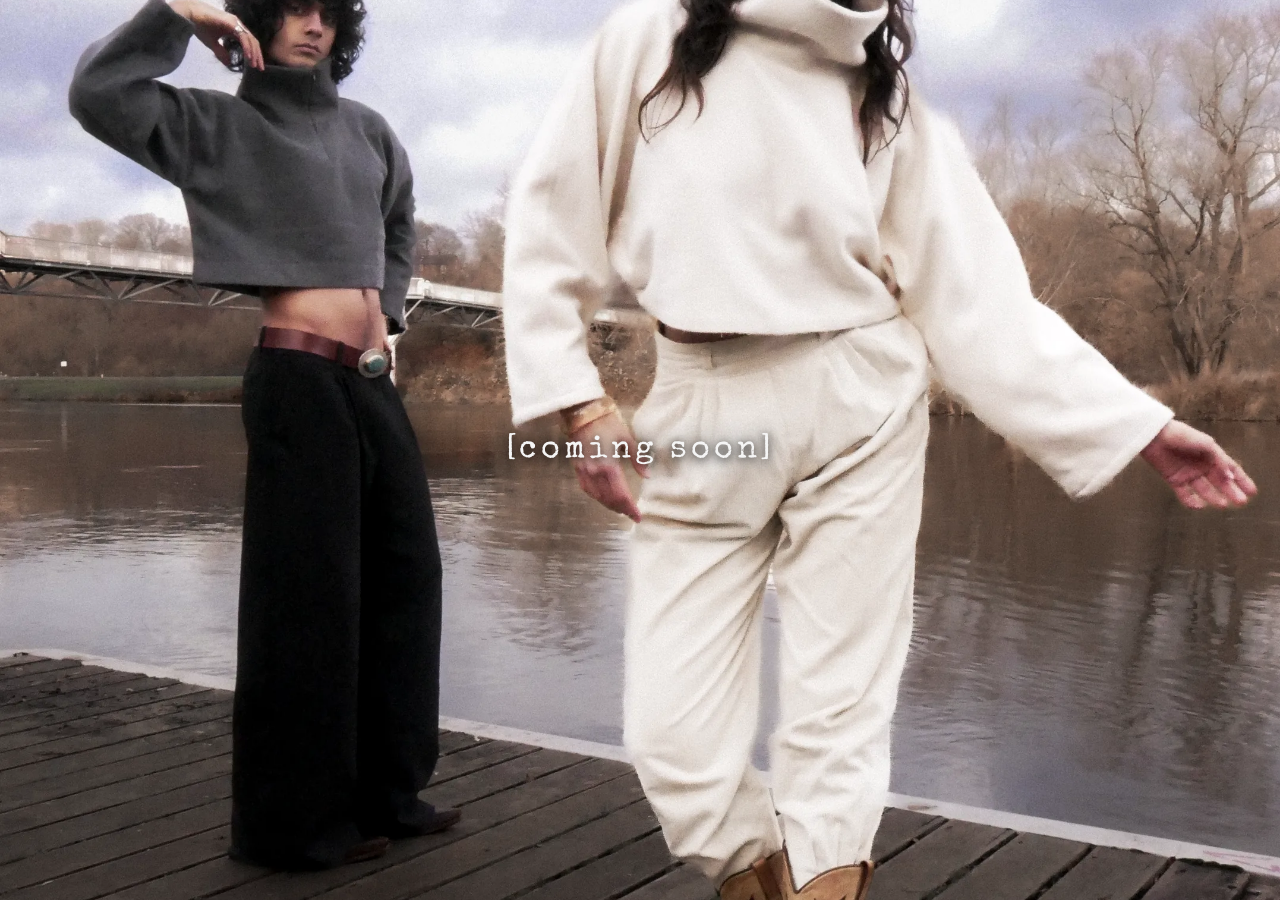
<file: index.html>
<!DOCTYPE html>
<html lang="en">
<head>
  <meta charset="UTF-8">
  <meta name="viewport" content="width=device-width, initial-scale=1.0">
  <title>dollvovcinte</title>
  <link rel="preconnect" href="https://fonts.googleapis.com">
  <link rel="preconnect" href="https://fonts.gstatic.com" crossorigin>
  <link href="https://fonts.googleapis.com/css2?family=Special+Elite&display=swap" rel="stylesheet">
  <style>
    *,
    *::before,
    *::after {
      margin: 0;
      padding: 0;
      box-sizing: border-box;
    }

    html,
    body {
      height: 100%;
      overflow: hidden;
    }

    body {
      background: #000;
      color: #f5f5f5;
    }

    .hero {
      position: fixed;
      inset: 0;
      z-index: 0;
    }

    .hero__hue {
      width: 100%;
      height: 100%;
      animation: hue-rotate 16s linear infinite;
    }

    .hero__image {
      display: block;
      width: 100%;
      height: 100%;
      object-fit: cover;
      object-position: center;
      animation: saturation-pulse 7s ease-in-out infinite;
    }

    @keyframes hue-rotate {
      from { filter: hue-rotate(0deg); }
      to { filter: hue-rotate(360deg); }
    }

    @keyframes saturation-pulse {
      0%, 100% { filter: saturate(0.75); }
      50% { filter: saturate(1.45); }
    }

    .overlay {
      position: fixed;
      inset: 0;
      z-index: 1;
      display: grid;
      place-items: center;
      pointer-events: none;
    }

    .coming-soon {
      font-family: "Special Elite", "Courier New", Courier, monospace;
      font-size: clamp(1.25rem, 4vw, 2rem);
      letter-spacing: 0.12em;
      text-transform: lowercase;
      text-shadow:
        0 0 24px rgba(0, 0, 0, 0.85),
        0 2px 8px rgba(0, 0, 0, 0.9);
    }

    @media (prefers-reduced-motion: reduce) {
      .hero__hue,
      .hero__image {
        animation: none;
      }

      .hero__image {
        filter: saturate(1);
      }
    }
  </style>
</head>
<body>
  <div class="hero" aria-hidden="true">
    <div class="hero__hue">
      <img
        class="hero__image"
        src="Public/P1140317.webp"
        alt=""
        width="2154"
        height="2560"
        decoding="async"
        fetchpriority="high"
      >
    </div>
  </div>

  <main class="overlay">
    <p class="coming-soon">[coming soon]</p>
  </main>
</body>
</html>
</file>
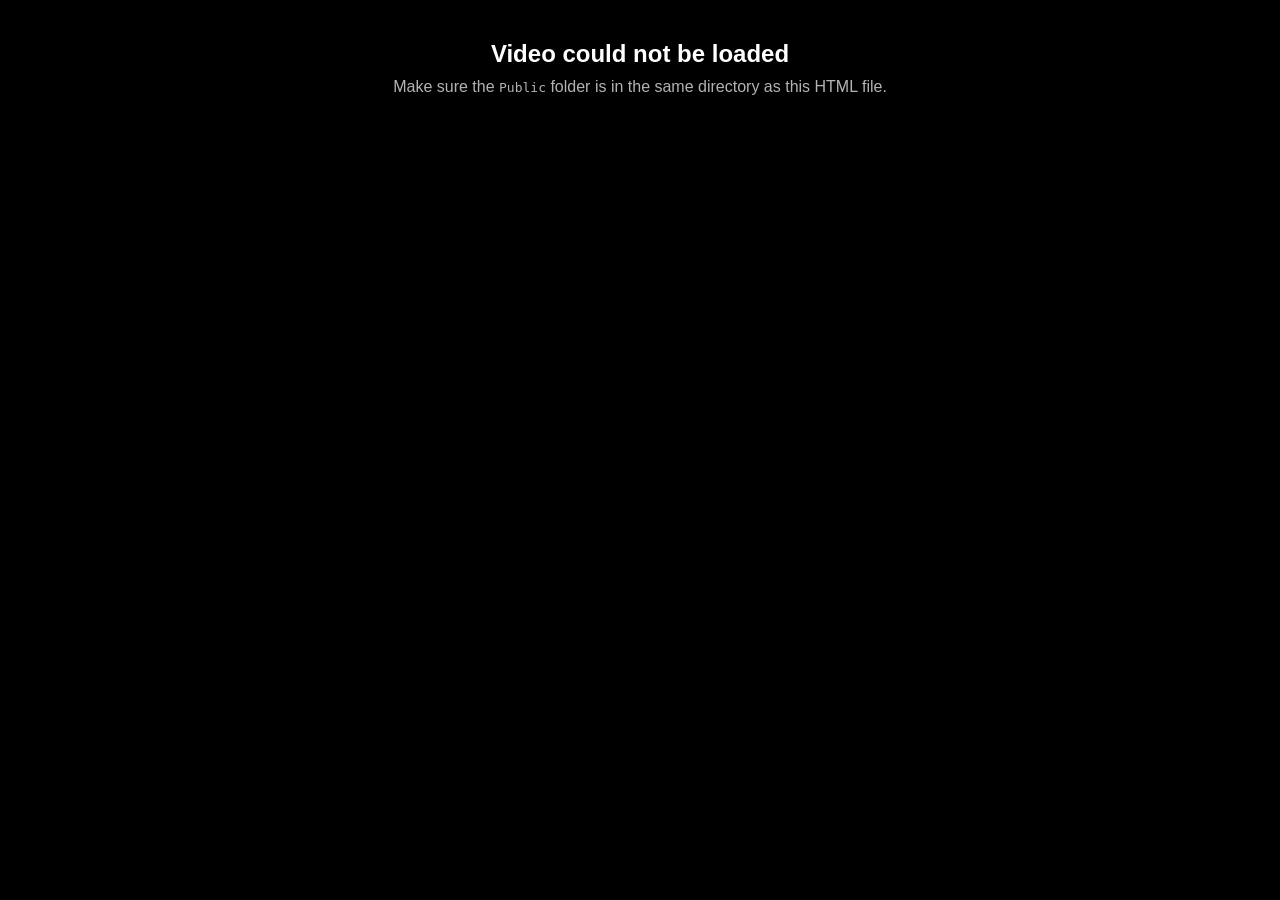
<file: scroll-player/index.html>
<!DOCTYPE html>
<html lang="en">
<head>
  <meta charset="UTF-8">
  <meta name="viewport" content="width=device-width, initial-scale=1.0">
  <title>Scroll Video Player</title>
  <style>
    * { margin: 0; padding: 0; box-sizing: border-box; }

    html, body {
      width: 100%;
      height: 100%;
      background: #000;
      overflow-x: hidden;
    }

    /* Tall scroll container to give scroll room */
    #scroll-container {
      height: 500vh;
      width: 100%;
    }

    /* Fixed video wrapper */
    #video-wrapper {
      position: fixed;
      top: 0;
      left: 0;
      width: 100vw;
      height: 100vh;
      display: flex;
      align-items: center;
      justify-content: center;
      z-index: 1;
      pointer-events: none;
    }

    #scroll-video {
      max-width: 100vw;
      max-height: 100vh;
      object-fit: contain;
    }

    /* Scroll hint overlay */
    #scroll-hint {
      position: fixed;
      bottom: 30px;
      left: 50%;
      transform: translateX(-50%);
      color: rgba(255,255,255,0.7);
      font-family: Arial, sans-serif;
      font-size: 14px;
      text-align: center;
      z-index: 100;
      pointer-events: none;
      transition: opacity 0.5s;
    }

    #scroll-hint .arrow {
      display: block;
      font-size: 20px;
      animation: bounce 1.5s infinite;
    }

    @keyframes bounce {
      0%, 100% { transform: translateY(0); }
      50% { transform: translateY(6px); }
    }

    /* Progress bar */
    #progress-bar {
      position: fixed;
      top: 0;
      left: 0;
      height: 3px;
      width: 0%;
      background: #fff;
      z-index: 200;
      transition: width 0.05s linear;
    }
  </style>
</head>
<body>

  <div id="progress-bar"></div>

  <div id="video-wrapper">
    <video
      id="scroll-video"
      src="Public/WhatsApp Video 2026-02-23 at 13.37.53.mp4"
      preload="metadata"
      muted
      playsinline
    ></video>
  </div>

  <div id="scroll-container"></div>

  <div id="scroll-hint">
    <span class="arrow">↓</span>
    Scroll to play
  </div>

  <script>
    (function () {
      const video = document.getElementById('scroll-video');
      const progressBar = document.getElementById('progress-bar');
      const hint = document.getElementById('scroll-hint');

      let ticking = false;
      let hintHidden = false;

      function getScrollProgress() {
        const scrollY = window.scrollY || window.pageYOffset || 0;
        const docHeight = Math.max(
          document.documentElement.scrollHeight,
          document.body.scrollHeight
        );
        const viewportHeight = window.innerHeight;
        const maxScroll = docHeight - viewportHeight;
        if (maxScroll <= 0) return 0;
        return Math.min(Math.max(scrollY / maxScroll, 0), 1);
      }

      function onScroll() {
        if (!ticking) {
          requestAnimationFrame(update);
          ticking = true;
        }

        // Hide hint on first scroll
        if (!hintHidden) {
          hint.style.opacity = '0';
          hintHidden = true;
        }
      }

      function update() {
        if (!video.duration) {
          ticking = false;
          return;
        }

        const progress = getScrollProgress();
        const targetTime = progress * video.duration;

        // Only update if change is meaningful
        if (Math.abs(video.currentTime - targetTime) > 0.01) {
          video.currentTime = targetTime;
        }

        progressBar.style.width = (progress * 100) + '%';
        ticking = false;
      }

      window.addEventListener('scroll', onScroll, { passive: true });

      // Also handle resize
      window.addEventListener('resize', function () {
        requestAnimationFrame(update);
      });

      // Set initial frame when metadata loads
      video.addEventListener('loadedmetadata', function () {
        video.currentTime = 0;
      });

      // Handle load errors gracefully
      video.addEventListener('error', function () {
        document.body.innerHTML = '<div style="color:white;font-family:Arial;text-align:center;padding:40px;"><h2>Video could not be loaded</h2><p style="margin-top:10px;opacity:0.7;">Make sure the <code>Public</code> folder is in the same directory as this HTML file.</p></div>';
      });
    })();
  </script>

</body>
</html>
</file>
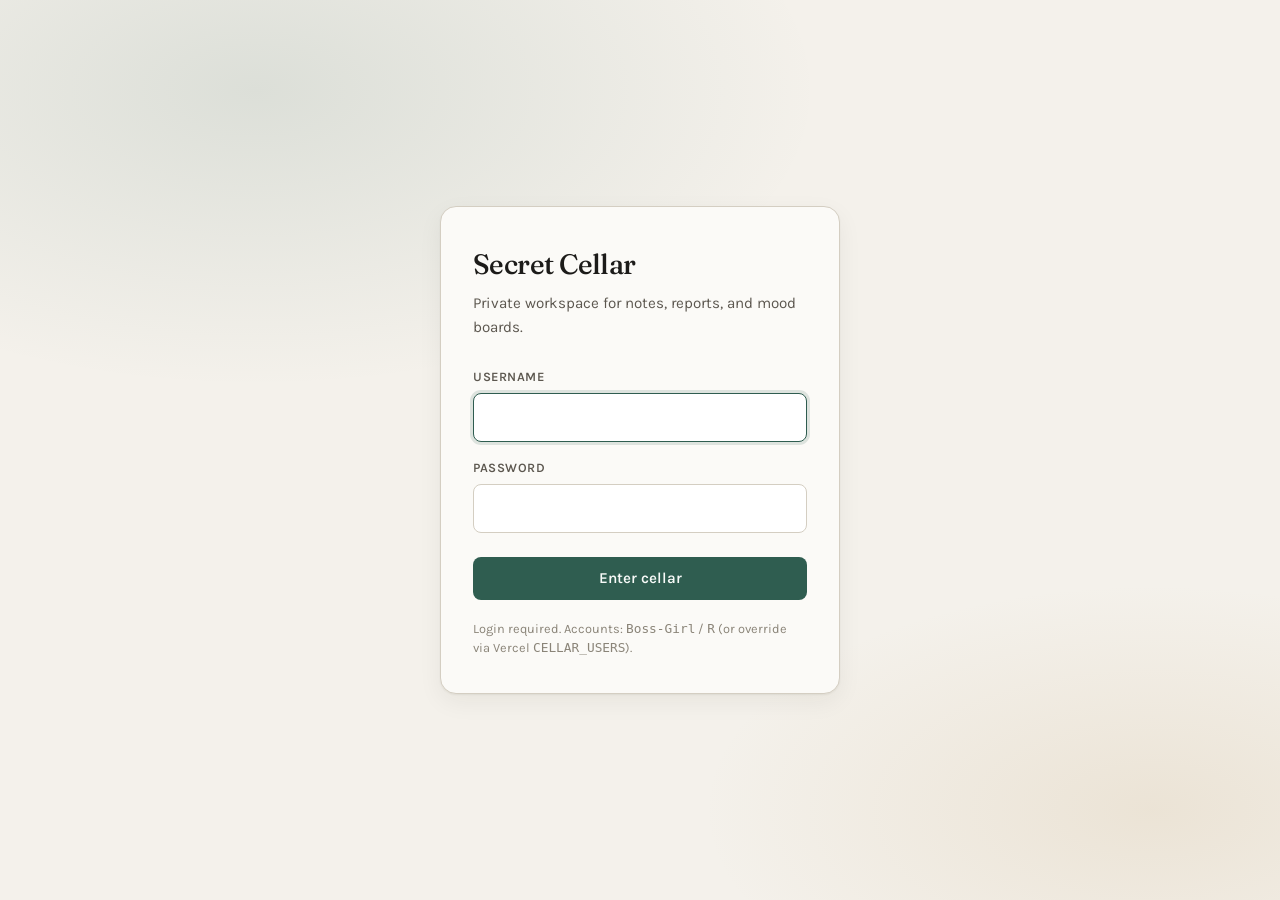
<file: Secret-Cellar/index.html>
<!DOCTYPE html>
<html lang="en">
<head>
  <meta charset="UTF-8">
  <meta name="viewport" content="width=device-width, initial-scale=1.0">
  <meta name="robots" content="noindex, nofollow">
  <title>Secret Cellar — dollvovcinte</title>
  <link rel="preconnect" href="https://fonts.googleapis.com">
  <link rel="preconnect" href="https://fonts.gstatic.com" crossorigin>
  <link href="https://fonts.googleapis.com/css2?family=Fraunces:opsz,wght@9..144,400;9..144,500&family=IBM+Plex+Mono:wght@400;500&family=Karla:wght@400;600;700&display=swap" rel="stylesheet">
  <link rel="stylesheet" href="styles.css">
</head>
<body>
  <!--
    Secret Cellar — private collaborative docs for DVCT
    Setup: set Vercel env CELLAR_USER / CELLAR_PASS / CELLAR_SECRET
    Defaults for first login: admin / change-me  (change immediately in production)
  -->

  <div id="login-screen" class="login-screen">
    <form id="login-form" class="login-card" autocomplete="on">
      <h1 class="login-brand">Secret Cellar</h1>
      <p class="login-sub">Private workspace for notes, reports, and mood boards.</p>
      <div class="field">
        <label for="login-user">Username</label>
        <input id="login-user" name="username" type="text" required autocomplete="username" autofocus>
      </div>
      <div class="field">
        <label for="login-pass">Password</label>
        <input id="login-pass" name="password" type="password" required autocomplete="current-password">
      </div>
      <button id="login-btn" class="btn btn-primary" type="submit">Enter cellar</button>
      <div id="login-error" class="login-error hidden" role="alert"></div>
      <p class="login-hint">
        Login required. Accounts: <code>Boss-Girl</code> / <code>R</code>
        (or override via Vercel <code>CELLAR_USERS</code>).
      </p>
    </form>
  </div>

  <button id="menu-btn" class="menu-btn" type="button" aria-label="Open menu" hidden>☰</button>
  <div id="sidebar-backdrop" class="sidebar-backdrop"></div>

  <div id="app" class="app hidden">
    <aside id="sidebar" class="sidebar">
      <div class="sidebar-top">
        <div class="sidebar-brand">Secret Cellar</div>
        <div id="sidebar-user" class="sidebar-user"></div>
      </div>
      <div class="sidebar-actions">
        <button type="button" class="btn btn-ghost" id="btn-new-page">+ Page</button>
        <button type="button" class="btn btn-ghost" id="btn-new-transcript">+ Notes</button>
        <button type="button" class="btn btn-ghost" id="btn-new-report">+ Report</button>
        <button type="button" class="btn btn-ghost" id="btn-new-mood">+ Mood</button>
      </div>
      <ul id="doc-list" class="doc-list"></ul>
      <div class="sidebar-foot">
        <button type="button" class="btn btn-ghost" id="btn-export">Export JSON</button>
        <button type="button" class="btn btn-ghost" id="btn-import">Import JSON</button>
        <input id="import-file" type="file" accept="application/json,.json" class="hidden">
        <button type="button" class="btn btn-ghost" id="btn-share">Copy share link</button>
        <p class="share-note">
          Shared between users via Export / Import or share link.
          Live multi-user sync needs a backend later. Data is stored in this browser’s localStorage.
        </p>
        <button type="button" class="btn btn-ghost btn-danger" id="btn-logout">Log out</button>
      </div>
    </aside>

    <main class="main">
      <div class="toolbar">
        <div class="toolbar-group">
          <button type="button" class="tool-btn" data-set-mode="page">Page</button>
          <button type="button" class="tool-btn" data-set-mode="transcript">Transcribe</button>
          <button type="button" class="tool-btn" data-set-mode="report">Report</button>
          <button type="button" class="tool-btn" data-set-mode="mood">Mood</button>
        </div>
        <span id="mode-badge" class="mode-badge">Page</span>
      </div>

      <div class="editor-scroll">
        <div id="empty-state" class="empty-state hidden">
          <h2>No pages yet</h2>
          <p>Create a page, transcription, report, or mood board to begin.</p>
          <button type="button" class="btn btn-primary" id="empty-create" style="width:auto;margin:0 auto">Create page</button>
        </div>

        <div id="editor-wrap" class="editor-wrap">
          <textarea id="doc-title" class="doc-title-input" rows="1" placeholder="Untitled"></textarea>
          <div id="report-meta" class="doc-meta">
            <label>
              Status
              <select id="doc-status">
                <option value="draft">Draft</option>
                <option value="in-progress">In progress</option>
                <option value="review">Review</option>
                <option value="final">Final</option>
              </select>
            </label>
            <label>
              Date
              <input id="doc-date" type="date">
            </label>
          </div>

          <div id="blocks" class="blocks"></div>
          <div id="add-block-bar" class="add-block-bar" aria-label="Add block"></div>

          <section id="mood-section" class="hidden">
            <div id="mood-board" class="mood-board"></div>
            <div class="mood-add-row">
              <div class="field">
                <label for="mood-image-url">Image URL</label>
                <input id="mood-image-url" type="url" placeholder="https://…">
              </div>
              <button type="button" class="btn btn-ghost" id="btn-mood-image" style="border:1px solid var(--line);background:#fff">Add image</button>
              <div class="field" style="flex:0">
                <label for="mood-color">Color</label>
                <input id="mood-color" type="color" value="#2f5d50">
              </div>
              <button type="button" class="btn btn-ghost" id="btn-mood-color" style="border:1px solid var(--line);background:#fff">Add swatch</button>
              <div class="field">
                <label for="mood-text-input">Text card</label>
                <input id="mood-text-input" type="text" placeholder="Short note">
              </div>
              <button type="button" class="btn btn-ghost" id="btn-mood-text" style="border:1px solid var(--line);background:#fff">Add text</button>
            </div>
          </section>
        </div>
      </div>
    </main>
  </div>

  <div id="toast" class="toast" role="status"></div>

  <script type="module" src="js/app.js"></script>
</body>
</html>
</file>
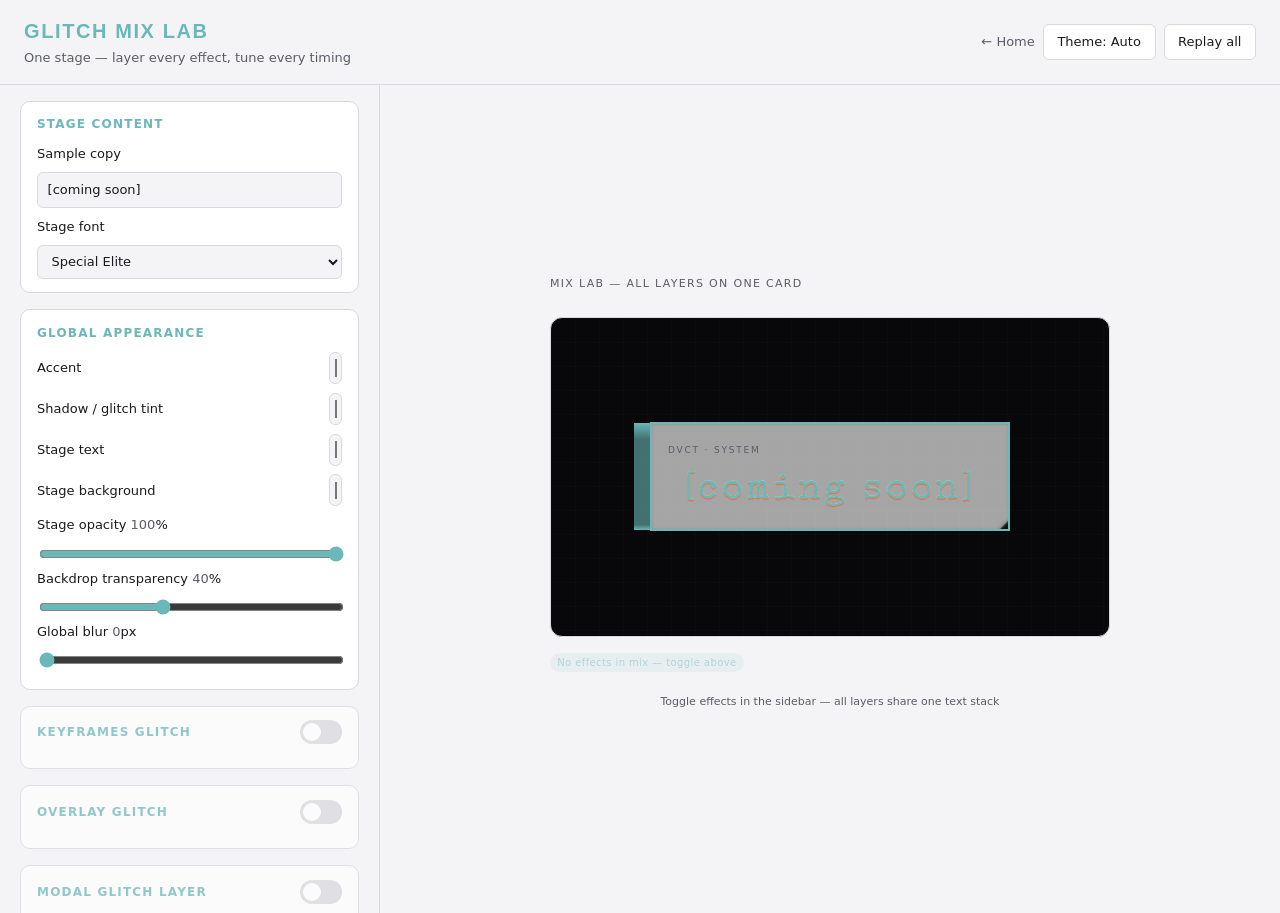
<file: glitch-test.html>
<!DOCTYPE html>
<html lang="en">
<head>
  <meta charset="UTF-8">
  <meta name="viewport" content="width=device-width, initial-scale=1.0">
  <title>Glitch Mix Lab — DVCT</title>
  <link rel="preconnect" href="https://fonts.googleapis.com">
  <link rel="preconnect" href="https://fonts.gstatic.com" crossorigin>
  <link href="https://fonts.googleapis.com/css2?family=Special+Elite&display=swap" rel="stylesheet">
  <style>
    @font-face {
      font-family: Cyber;
      src: url('https://assets.codepen.io/605876/Blender-Pro-Bold.otf');
      font-display: swap;
    }

    :root {
      color-scheme: light dark;
      --shadow: hsl(10 100% 60%);
      --accent: hsl(183 38% 57%);
      --stage-text: light-dark(#1a1a1f, #f5f5f5);
      --corner: 12px;
      --border: 2px;
      --flicker: linear(
        0 0%, 0.1864 6.17%, 0.0001 14.41%, 0.5244 20.97%,
        0.3927 37.91%, 0.8115 60.62%, 0.9416 61.92%,
        0.9928 67.98%, 0.5032 70.42%, 0.9077 96.96%,
        0.6736 98.74%, 1 100%
      );
      --lab-bg: light-dark(#f4f4f6, #0d0d0f);
      --lab-surface: light-dark(#fff, #16161a);
      --lab-border: light-dark(#d8d8de, #2a2a32);
      --lab-text: light-dark(#1a1a1f, #ececef);
      --lab-muted: light-dark(#5c5c68, #9898a4);
      --preview-bg: light-dark(#e8e8ec, #08080a);
      --stage-opacity: 1;
      --global-blur: 0px;
      --stage-font-family: "Special Elite", "Courier New", monospace;
      --stage-font-size: clamp(1.35rem, 4.5vw, 2.25rem);
      --stage-line-height: 1.2;
      --stage-letter-spacing: 0.1em;
      --stage-text-transform: lowercase;
      --modal-blur: 2px;
      --modal-saturate: 140%;
      --overlay-blur: 6px;
      --overlay-saturate: 180%;
      --kf-duration: 2s;
      --kf-delay: 0s;
      --kf-iteration: infinite;
      --overlay-duration: 2s;
      --overlay-delay: 0s;
      --overlay-iteration: infinite;
      --modal-duration: 2s;
      --modal-delay: 0s;
      --modal-iteration: infinite;
      --bg-flicker-duration: 0.25s;
      --bg-flicker-delay: 0s;
      --bg-flicker-iteration: 1;
      --edge-duration: 0.625s;
      --edge-delay: 0s;
      --edge-iteration: 1;
      --kf-shimmy: 5;
      --overlay-shimmy: 5;
      --modal-shimmy: 2;
      --kf-opacity: 1;
      --overlay-opacity: 1;
      --modal-opacity: 1;
      --bg-flicker-opacity: 0.65;
      --edge-opacity: 1;
      --backdrop-opacity: 0.4;
    }

    [data-theme="light"] { color-scheme: light only; }
    [data-theme="dark"] { color-scheme: dark only; }

    *, *::before, *::after { box-sizing: border-box; }

    body {
      margin: 0;
      min-height: 100vh;
      font-family: system-ui, -apple-system, sans-serif;
      background: var(--lab-bg);
      color: var(--lab-text);
      line-height: 1.5;
    }

    .lab-header {
      position: sticky;
      top: 0;
      z-index: 100;
      display: flex;
      flex-wrap: wrap;
      align-items: center;
      justify-content: space-between;
      gap: 1rem;
      padding: 1rem 1.5rem;
      background: color-mix(in srgb, var(--lab-bg) 88%, transparent);
      backdrop-filter: blur(12px);
      border-bottom: 1px solid var(--lab-border);
    }

    .lab-header h1 {
      margin: 0;
      font-family: Cyber, sans-serif;
      font-size: 1.25rem;
      letter-spacing: 0.08em;
      text-transform: uppercase;
      color: var(--accent);
    }

    .lab-header p {
      margin: 0.15rem 0 0;
      font-size: 0.8125rem;
      color: var(--lab-muted);
    }

    .header-actions {
      display: flex;
      gap: 0.5rem;
      flex-wrap: wrap;
      align-items: center;
    }

    .btn-ghost {
      font: inherit;
      font-size: 0.8125rem;
      padding: 0.45rem 0.85rem;
      border-radius: 6px;
      border: 1px solid var(--lab-border);
      background: var(--lab-surface);
      color: var(--lab-text);
      cursor: pointer;
    }

    .btn-ghost:hover { border-color: var(--accent); color: var(--accent); }

    .layout {
      display: grid;
      grid-template-columns: minmax(300px, 380px) 1fr;
      gap: 0;
      min-height: calc(100vh - 72px);
    }

    @media (max-width: 960px) {
      .layout { grid-template-columns: 1fr; }
    }

    .controls {
      padding: 1rem 1.25rem 2rem;
      border-right: 1px solid var(--lab-border);
      overflow-y: auto;
      max-height: calc(100vh - 72px);
    }

    .preview-panel {
      padding: 1.5rem;
      display: flex;
      flex-direction: column;
      gap: 1rem;
      overflow-y: auto;
      align-items: center;
      justify-content: center;
    }

    .section {
      margin-bottom: 1rem;
      padding: 0.85rem 1rem;
      border: 1px solid var(--lab-border);
      border-radius: 10px;
      background: var(--lab-surface);
    }

    .section.is-off { opacity: 0.72; }

    .section-head {
      display: flex;
      align-items: center;
      justify-content: space-between;
      gap: 0.75rem;
      margin-bottom: 0.65rem;
    }

    .section h2 {
      margin: 0;
      font-size: 0.75rem;
      font-weight: 700;
      letter-spacing: 0.1em;
      text-transform: uppercase;
      color: var(--accent);
    }

    .section-body { display: none; }
    .section.is-on .section-body { display: block; }

    .control-row {
      display: flex;
      align-items: center;
      justify-content: space-between;
      gap: 0.75rem;
      margin-bottom: 0.55rem;
      font-size: 0.8125rem;
    }

    .control-row:last-child { margin-bottom: 0; }

    .control-row label { flex: 1; }

    .control-row output,
    .control-row .value {
      font-variant-numeric: tabular-nums;
      color: var(--lab-muted);
      min-width: 2.5rem;
      text-align: right;
    }

    input[type="range"] { width: 100%; accent-color: var(--accent); margin-bottom: 0.35rem; }

    input[type="text"],
    input[type="number"],
    input[type="color"],
    select {
      width: 100%;
      padding: 0.45rem 0.6rem;
      border-radius: 6px;
      border: 1px solid var(--lab-border);
      background: var(--lab-bg);
      color: var(--lab-text);
      font: inherit;
      font-size: 0.8125rem;
    }

    input[type="color"] {
      height: 2rem;
      padding: 0.15rem;
      cursor: pointer;
    }

    .color-row {
      display: grid;
      grid-template-columns: 1fr auto;
      gap: 0.5rem;
      align-items: center;
      margin-bottom: 0.55rem;
    }

    .color-row label { font-size: 0.8125rem; }

    .toggle {
      position: relative;
      width: 42px;
      height: 24px;
      flex-shrink: 0;
    }

    .toggle input { opacity: 0; width: 0; height: 0; }

    .toggle span {
      position: absolute;
      inset: 0;
      background: var(--lab-border);
      border-radius: 999px;
      cursor: pointer;
      transition: background 0.2s;
    }

    .toggle span::before {
      content: "";
      position: absolute;
      width: 18px;
      height: 18px;
      left: 3px;
      top: 3px;
      background: #fff;
      border-radius: 50%;
      transition: translate 0.2s;
    }

    .toggle input:checked + span { background: var(--accent); }
    .toggle input:checked + span::before { translate: 18px 0; }

    .clip-grid {
      display: grid;
      grid-template-columns: repeat(4, 1fr);
      gap: 0.35rem;
      margin-top: 0.35rem;
    }

    .clip-grid label {
      display: flex;
      align-items: center;
      gap: 0.25rem;
      font-size: 0.6875rem;
      cursor: pointer;
    }

    .letter-grid {
      display: flex;
      flex-wrap: wrap;
      gap: 0.35rem;
      margin-top: 0.5rem;
    }

    .letter-grid label {
      display: flex;
      align-items: center;
      gap: 0.2rem;
      font-size: 0.6875rem;
      cursor: pointer;
    }

    .letter-grid select { width: auto; min-width: 3rem; padding: 0.2rem; font-size: 0.6875rem; }

    .preview-label {
      font-size: 0.6875rem;
      letter-spacing: 0.12em;
      text-transform: uppercase;
      color: var(--lab-muted);
      margin-bottom: 0.5rem;
      width: 100%;
      max-width: 560px;
    }

    .preview-stage {
      position: relative;
      width: 100%;
      max-width: 560px;
      min-height: 320px;
      border-radius: 12px;
      border: 1px solid var(--lab-border);
      background: var(--preview-bg);
      display: grid;
      place-items: center;
      padding: 2rem;
      overflow: hidden;
    }

    .preview-stage::before {
      content: "";
      position: absolute;
      inset: 0;
      background:
        linear-gradient(90deg, color-mix(in srgb, var(--lab-muted) 12%, transparent) 1px, transparent 1px 24px) 0 0 / 24px 24px,
        linear-gradient(color-mix(in srgb, var(--lab-muted) 12%, transparent) 1px, transparent 1px 24px) 0 0 / 24px 24px;
      opacity: 0.45;
      pointer-events: none;
    }

    .mix-card {
      --corner: 12px;
      --border: 2px;
      --clip: polygon(
        0 0, 100% 0,
        100% calc(100% - var(--corner)),
        calc(100% - var(--corner)) 100%,
        0% 100%
      );
      position: relative;
      width: min(100%, 360px);
      color: var(--accent);
      opacity: var(--stage-opacity);
      filter: blur(var(--global-blur));
    }

    .mix-edge-rail {
      position: absolute;
      top: 1px;
      bottom: 1px;
      right: 100%;
      width: 1rem;
      border: var(--border) solid var(--accent);
      background: var(--accent);
      mask: linear-gradient(#fff, hsl(0 0% 100% / 0.6) 15% 95%, #fff);
      opacity: var(--edge-opacity);
      pointer-events: none;
      z-index: 3;
    }

    .mix-card.is-edge-flicker .mix-edge-rail {
      animation: edge-flicker var(--edge-duration) var(--flicker) var(--edge-iteration);
      animation-delay: var(--edge-delay);
    }

    .flicker-backdrop {
      position: absolute;
      inset: 0;
      z-index: 0;
      clip-path: var(--clip);
      background: light-dark(
        hsl(0 0% 100% / var(--backdrop-opacity)),
        hsl(0 0% 0% / var(--backdrop-opacity))
      );
    }

    .flicker-backdrop.is-bg-flicker {
      animation: bg-flicker var(--bg-flicker-duration) var(--flicker) var(--bg-flicker-iteration);
      animation-delay: var(--bg-flicker-delay);
    }

    .mix-body {
      position: relative;
      backdrop-filter: saturate(var(--modal-saturate)) blur(var(--modal-blur));
      clip-path: inset(0 -100% 0 0);
      border: var(--border) solid var(--accent);
      padding: 1.25rem 1rem 1rem;
      z-index: 1;
    }

    .mix-kicker {
      font-size: 0.5625rem;
      letter-spacing: 0.2em;
      text-transform: uppercase;
      color: var(--lab-muted);
      margin-bottom: 0.75rem;
    }

    /* —— Unified text stack: one font, one box, all layers aligned —— */
    .text-stack {
      position: relative;
      display: block;
      width: 100%;
      min-height: 1.2em;
      text-align: center;
      font-family: var(--stage-font-family);
      font-size: var(--stage-font-size);
      line-height: var(--stage-line-height);
      letter-spacing: var(--stage-letter-spacing);
      text-transform: var(--stage-text-transform);
    }

    .text-stack .glitch-layer,
    .text-stack .modal__glitch {
      --clip-one: polygon(0 2%, 100% 2%, 100% 95%, 95% 95%, 95% 90%, 85% 90%, 85% 95%, 8% 95%, 0 70%);
      --clip-two: polygon(0 78%, 100% 78%, 100% 100%, 95% 100%, 95% 90%, 85% 90%, 85% 100%, 8% 100%, 0 78%);
      --clip-three: polygon(0 44%, 100% 44%, 100% 54%, 95% 54%, 95% 54%, 85% 54%, 85% 54%, 8% 54%, 0 54%);
      --clip-four: polygon(0 0, 100% 0, 100% 0, 95% 0, 95% 0, 85% 0, 85% 0, 8% 0, 0 0);
      --clip-five: polygon(0 0, 100% 0, 100% 0, 95% 0, 95% 0, 85% 0, 85% 0, 8% 0, 0 0);
      --clip-six: polygon(0 40%, 100% 40%, 100% 85%, 95% 85%, 95% 85%, 85% 85%, 85% 85%, 8% 85%, 0 70%);
      --clip-seven: polygon(0 63%, 100% 63%, 100% 80%, 95% 80%, 95% 80%, 85% 80%, 85% 80%, 8% 80%, 0 70%);
    }

    .preview-target {
      position: relative;
      display: inline-block;
      color: var(--stage-text);
      font: inherit;
      letter-spacing: inherit;
      text-transform: inherit;
      line-height: inherit;
      z-index: 2;
    }

    .preview-target.is-kf-glitch {
      opacity: var(--kf-opacity);
      animation: glitch-kf var(--kf-duration) var(--kf-iteration);
      animation-delay: var(--kf-delay);
    }

    .glitch-layer,
    .modal__glitch {
      position: absolute;
      inset: 0;
      display: none;
      align-items: center;
      justify-content: center;
      pointer-events: none;
      font: inherit;
      letter-spacing: inherit;
      text-transform: inherit;
      line-height: inherit;
      white-space: nowrap;
    }

    .overlay-layer {
      color: var(--accent);
      text-shadow: 0 1px var(--shadow);
      opacity: var(--overlay-opacity);
      z-index: 4;
    }

    .text-stack.is-overlay-glitch .overlay-layer {
      display: flex;
      animation: glitch-overlay var(--overlay-duration) var(--overlay-iteration);
      animation-delay: var(--overlay-delay);
    }

    .modal__glitch {
      color: var(--shadow);
      z-index: 1;
      opacity: var(--modal-opacity);
    }

    .text-stack.is-modal-glitch .modal__glitch {
      display: flex;
      animation: glitch-modal var(--modal-duration) var(--modal-iteration);
      animation-delay: var(--modal-delay);
    }

    .overlay-backdrop {
      position: absolute;
      z-index: 0;
      inset: -0.35rem -0.5rem;
      background: color-mix(in srgb, var(--accent) 55%, transparent);
      clip-path: polygon(
        0 0, 100% 0,
        100% calc(100% - 12px),
        calc(100% - 12px) 100%,
        0% 100%
      );
      pointer-events: none;
      backdrop-filter: saturate(var(--overlay-saturate)) blur(var(--overlay-blur));
      opacity: 0;
      transition: opacity 0.15s;
    }

    .text-stack.is-overlay-glitch .overlay-backdrop {
      opacity: 1;
    }

    .letters { display: inline-flex; justify-content: center; flex-wrap: wrap; }
    .letters span[data-flip-x="1"] { scale: -1 1; }
    .letters span[data-flip-y="1"] { scale: 1 -1; }
    .letters span[data-flip-xy="1"] { scale: -1 -1; }

    @keyframes glitch-kf {
      0% { clip-path: var(--clip-one); }
      2%, 8% { clip-path: var(--clip-two); transform: translate(calc(var(--kf-shimmy) * -1%), 0); }
      6% { clip-path: var(--clip-two); transform: translate(calc(var(--kf-shimmy) * 1%), 0); }
      9% { clip-path: var(--clip-two); transform: translate(0, 0); }
      10% { clip-path: var(--clip-three); transform: translate(calc(var(--kf-shimmy) * 1%), 0); }
      13% { clip-path: var(--clip-three); transform: translate(0, 0); }
      14%, 21% { clip-path: var(--clip-four); transform: translate(calc(var(--kf-shimmy) * 1%), 0); }
      25% { clip-path: var(--clip-five); transform: translate(calc(var(--kf-shimmy) * 1%), 0); }
      30% { clip-path: var(--clip-five); transform: translate(calc(var(--kf-shimmy) * -1%), 0); }
      35%, 45% { clip-path: var(--clip-six); transform: translate(calc(var(--kf-shimmy) * -1%), 0); }
      40% { clip-path: var(--clip-six); transform: translate(calc(var(--kf-shimmy) * 1%), 0); }
      50% { clip-path: var(--clip-six); transform: translate(0, 0); }
      55% { clip-path: var(--clip-seven); transform: translate(calc(var(--kf-shimmy) * 1%), 0); }
      60% { clip-path: var(--clip-seven); transform: translate(0, 0); }
      31%, 61%, 100% { clip-path: var(--clip-four); }
    }

    @keyframes glitch-overlay {
      0% { clip-path: var(--clip-one); }
      2%, 8% { clip-path: var(--clip-two); transform: translate(calc(var(--overlay-shimmy) * -1%), 0); }
      6% { clip-path: var(--clip-two); transform: translate(calc(var(--overlay-shimmy) * 1%), 0); }
      9% { clip-path: var(--clip-two); transform: translate(0, 0); }
      10% { clip-path: var(--clip-three); transform: translate(calc(var(--overlay-shimmy) * 1%), 0); }
      13% { clip-path: var(--clip-three); transform: translate(0, 0); }
      14%, 21% { clip-path: var(--clip-four); transform: translate(calc(var(--overlay-shimmy) * 1%), 0); }
      25% { clip-path: var(--clip-five); transform: translate(calc(var(--overlay-shimmy) * 1%), 0); }
      30% { clip-path: var(--clip-five); transform: translate(calc(var(--overlay-shimmy) * -1%), 0); }
      35%, 45% { clip-path: var(--clip-six); transform: translate(calc(var(--overlay-shimmy) * -1%), 0); }
      40% { clip-path: var(--clip-six); transform: translate(calc(var(--overlay-shimmy) * 1%), 0); }
      50% { clip-path: var(--clip-six); transform: translate(0, 0); }
      55% { clip-path: var(--clip-seven); transform: translate(calc(var(--overlay-shimmy) * 1%), 0); }
      60% { clip-path: var(--clip-seven); transform: translate(0, 0); }
      31%, 61%, 100% { clip-path: var(--clip-four); }
    }

    @keyframes glitch-modal {
      0% { clip-path: var(--clip-one); }
      2%, 8% { clip-path: var(--clip-two); transform: translate(calc(var(--modal-shimmy) * -1%), 0); }
      6% { clip-path: var(--clip-two); transform: translate(calc(var(--modal-shimmy) * 1%), 0); }
      9% { clip-path: var(--clip-two); transform: translate(0, 0); }
      10% { clip-path: var(--clip-three); transform: translate(calc(var(--modal-shimmy) * 1%), 0); }
      13% { clip-path: var(--clip-three); transform: translate(0, 0); }
      14%, 21% { clip-path: var(--clip-four); transform: translate(calc(var(--modal-shimmy) * 1%), 0); }
      25% { clip-path: var(--clip-five); transform: translate(calc(var(--modal-shimmy) * 1%), 0); }
      30% { clip-path: var(--clip-five); transform: translate(calc(var(--modal-shimmy) * -1%), 0); }
      35%, 45% { clip-path: var(--clip-six); transform: translate(calc(var(--modal-shimmy) * -1%), 0); }
      40% { clip-path: var(--clip-six); transform: translate(calc(var(--modal-shimmy) * 1%), 0); }
      50% { clip-path: var(--clip-six); transform: translate(0, 0); }
      55% { clip-path: var(--clip-seven); transform: translate(calc(var(--modal-shimmy) * 1%), 0); }
      60% { clip-path: var(--clip-seven); transform: translate(0, 0); }
      31%, 61%, 100% { clip-path: var(--clip-four); }
    }

    @keyframes edge-flicker {
      0% { opacity: 0; }
      100% { opacity: var(--edge-opacity); }
    }

    @keyframes bg-flicker {
      0% { background: light-dark(hsl(0 0% 100% / var(--bg-flicker-opacity)), hsl(0 0% 0% / var(--bg-flicker-opacity))); }
      100% { background: var(--accent); }
    }

    .mix-badge {
      display: inline-flex;
      flex-wrap: wrap;
      gap: 0.35rem;
      max-width: 560px;
      width: 100%;
    }

    .mix-badge span {
      font-size: 0.625rem;
      padding: 0.15rem 0.45rem;
      border-radius: 999px;
      background: color-mix(in srgb, var(--accent) 18%, transparent);
      color: var(--accent);
      letter-spacing: 0.04em;
    }

    .hint {
      font-size: 0.6875rem;
      color: var(--lab-muted);
      margin-top: 0.35rem;
    }

    .back-link {
      color: var(--lab-muted);
      font-size: 0.8125rem;
      text-decoration: none;
    }

    .back-link:hover { color: var(--accent); }

    .iter-row {
      display: grid;
      grid-template-columns: 1fr auto;
      gap: 0.5rem;
      align-items: center;
      margin-bottom: 0.35rem;
    }

    .iter-row input[type="number"] { width: 4rem; }

    .preset-section { margin-top: 0.5rem; }

    .preset-section textarea {
      width: 100%;
      min-height: 5.5rem;
      resize: vertical;
      padding: 0.5rem 0.6rem;
      border-radius: 6px;
      border: 1px solid var(--lab-border);
      background: var(--lab-bg);
      color: var(--lab-text);
      font: inherit;
      font-size: 0.75rem;
      font-family: ui-monospace, "Cascadia Code", monospace;
      line-height: 1.4;
    }

    .preset-actions {
      display: flex;
      gap: 0.5rem;
      flex-wrap: wrap;
      margin-top: 0.5rem;
    }

    .preset-actions .btn-ghost { flex: 1; min-width: 7rem; }

    .preset-meta {
      display: flex;
      justify-content: space-between;
      align-items: center;
      gap: 0.5rem;
      margin-top: 0.35rem;
      font-size: 0.6875rem;
      color: var(--lab-muted);
    }

    .preset-error {
      margin-top: 0.35rem;
      font-size: 0.6875rem;
      color: hsl(10 80% 55%);
    }

    .preset-toast {
      position: fixed;
      bottom: 1.25rem;
      left: 50%;
      translate: -50% 0;
      z-index: 200;
      padding: 0.55rem 1rem;
      border-radius: 8px;
      background: var(--lab-surface);
      border: 1px solid var(--accent);
      color: var(--accent);
      font-size: 0.8125rem;
      box-shadow: 0 8px 24px hsl(0 0% 0% / 0.25);
      opacity: 0;
      pointer-events: none;
      transition: opacity 0.2s, translate 0.2s;
    }

    .preset-toast.is-visible {
      opacity: 1;
      translate: -50% -4px;
    }

    @media (prefers-reduced-motion: reduce) {
      .preview-target.is-kf-glitch,
      .text-stack.is-overlay-glitch .overlay-layer,
      .text-stack.is-modal-glitch .modal__glitch,
      .flicker-backdrop.is-bg-flicker,
      .mix-card.is-edge-flicker .mix-edge-rail {
        animation: none !important;
      }
    }
  </style>
</head>
<body>
  <header class="lab-header">
    <div>
      <h1>Glitch Mix Lab</h1>
      <p>One stage — layer every effect, tune every timing</p>
    </div>
    <div class="header-actions">
      <a class="back-link" href="/">← Home</a>
      <button type="button" class="btn-ghost" id="themeToggle" aria-label="Toggle theme">Theme: Auto</button>
      <button type="button" class="btn-ghost" id="replayBtn">Replay all</button>
    </div>
  </header>

  <div class="layout">
    <aside class="controls" aria-label="Mix controls">
      <div class="section is-on">
        <div class="section-head"><h2>Stage content</h2></div>
        <div class="section-body">
          <div class="control-row"><label for="previewText">Sample copy</label></div>
          <input type="text" id="previewText" value="[coming soon]" maxlength="32">
          <div class="control-row" style="margin-top:0.55rem;"><label for="fontStyle">Stage font</label></div>
          <select id="fontStyle">
            <option value="mono">Special Elite</option>
            <option value="cyber">Cyber</option>
          </select>
        </div>
      </div>

      <div class="section is-on">
        <div class="section-head"><h2>Global appearance</h2></div>
        <div class="section-body">
          <div class="color-row"><label for="accentColor">Accent</label><input type="color" id="accentColor" value="#6bb8b8"></div>
          <div class="color-row"><label for="shadowColor">Shadow / glitch tint</label><input type="color" id="shadowColor" value="#ff6633"></div>
          <div class="color-row"><label for="textColor">Stage text</label><input type="color" id="textColor" value="#f5f5f5"></div>
          <div class="color-row"><label for="stageBg">Stage background</label><input type="color" id="stageBg" value="#08080a"></div>
          <div class="control-row"><label for="stageOpacity">Stage opacity <output id="stageOpacityOut">100</output>%</label></div>
          <input type="range" id="stageOpacity" min="10" max="100" step="1" value="100">
          <div class="control-row"><label for="backdropOpacity">Backdrop transparency <output id="backdropOpacityOut">40</output>%</label></div>
          <input type="range" id="backdropOpacity" min="0" max="100" step="1" value="40">
          <div class="control-row"><label for="globalBlur">Global blur <output id="globalBlurOut">0</output>px</label></div>
          <input type="range" id="globalBlur" min="0" max="8" step="1" value="0">
        </div>
      </div>

      <div class="section" id="secKf" data-effect="kf">
        <div class="section-head">
          <h2>Keyframes glitch</h2>
          <label class="toggle" title="Add to mix"><input type="checkbox" id="toggleKf"><span></span></label>
        </div>
        <div class="section-body">
          <div class="control-row"><label for="kfDuration">Duration <output id="kfDurationOut">2.0</output>s</label></div>
          <input type="range" id="kfDuration" min="0.2" max="8" step="0.1" value="2">
          <div class="control-row"><label for="kfDelay">Delay <output id="kfDelayOut">0.0</output>s</label></div>
          <input type="range" id="kfDelay" min="0" max="4" step="0.05" value="0">
          <div class="control-row"><label for="kfInfinite">Loop infinitely</label><label class="toggle"><input type="checkbox" id="kfInfinite" checked><span></span></label></div>
          <div class="iter-row" id="kfIterRow" hidden><label for="kfIterCount">Iterations</label><input type="number" id="kfIterCount" min="1" max="99" value="3"></div>
          <div class="control-row"><label for="kfShimmy">Shimmy <output id="kfShimmyOut">5</output>%</label></div>
          <input type="range" id="kfShimmy" min="0" max="25" step="1" value="5">
          <div class="control-row"><label for="kfOpacity">Opacity <output id="kfOpacityOut">100</output>%</label></div>
          <input type="range" id="kfOpacity" min="10" max="100" step="1" value="100">
          <div class="control-row"><label for="clipIntensity">Clip intensity <output id="clipIntensityOut">100</output>%</label></div>
          <input type="range" id="clipIntensity" min="0" max="200" step="5" value="100">
          <p class="hint">Active clip phases:</p>
          <div class="clip-grid" id="clipToggles"></div>
        </div>
      </div>

      <div class="section" id="secOverlay" data-effect="overlay">
        <div class="section-head">
          <h2>Overlay glitch</h2>
          <label class="toggle" title="Add to mix"><input type="checkbox" id="toggleOverlay"><span></span></label>
        </div>
        <div class="section-body">
          <div class="control-row"><label for="overlayDuration">Duration <output id="overlayDurationOut">2.0</output>s</label></div>
          <input type="range" id="overlayDuration" min="0.2" max="8" step="0.1" value="2">
          <div class="control-row"><label for="overlayDelay">Delay <output id="overlayDelayOut">0.0</output>s</label></div>
          <input type="range" id="overlayDelay" min="0" max="4" step="0.05" value="0">
          <div class="control-row"><label for="overlayInfinite">Loop infinitely</label><label class="toggle"><input type="checkbox" id="overlayInfinite" checked><span></span></label></div>
          <div class="iter-row" id="overlayIterRow" hidden><label for="overlayIterCount">Iterations</label><input type="number" id="overlayIterCount" min="1" max="99" value="3"></div>
          <div class="control-row"><label for="overlayShimmy">Shimmy <output id="overlayShimmyOut">5</output>%</label></div>
          <input type="range" id="overlayShimmy" min="0" max="25" step="1" value="5">
          <div class="control-row"><label for="overlayOpacity">Overlay opacity <output id="overlayOpacityOut">100</output>%</label></div>
          <input type="range" id="overlayOpacity" min="10" max="100" step="1" value="100">
          <div class="control-row"><label for="overlayBlur">Backdrop blur <output id="overlayBlurOut">6</output>px</label></div>
          <input type="range" id="overlayBlur" min="0" max="16" step="1" value="6">
          <div class="control-row"><label for="overlaySaturate">Backdrop saturate <output id="overlaySaturateOut">180</output>%</label></div>
          <input type="range" id="overlaySaturate" min="50" max="250" step="5" value="180">
        </div>
      </div>

      <div class="section" id="secModal" data-effect="modal">
        <div class="section-head">
          <h2>Modal glitch layer</h2>
          <label class="toggle" title="Add to mix"><input type="checkbox" id="toggleModal"><span></span></label>
        </div>
        <div class="section-body">
          <div class="control-row"><label for="modalDuration">Duration <output id="modalDurationOut">2.0</output>s</label></div>
          <input type="range" id="modalDuration" min="0.2" max="8" step="0.1" value="2">
          <div class="control-row"><label for="modalDelay">Delay <output id="modalDelayOut">0.0</output>s</label></div>
          <input type="range" id="modalDelay" min="0" max="4" step="0.05" value="0">
          <div class="control-row"><label for="modalInfinite">Loop infinitely</label><label class="toggle"><input type="checkbox" id="modalInfinite" checked><span></span></label></div>
          <div class="iter-row" id="modalIterRow" hidden><label for="modalIterCount">Iterations</label><input type="number" id="modalIterCount" min="1" max="99" value="3"></div>
          <div class="control-row"><label for="modalShimmy">Shimmy <output id="modalShimmyOut">2</output>%</label></div>
          <input type="range" id="modalShimmy" min="0" max="25" step="1" value="2">
          <div class="control-row"><label for="modalOpacity">Layer opacity <output id="modalOpacityOut">100</output>%</label></div>
          <input type="range" id="modalOpacity" min="10" max="100" step="1" value="100">
          <div class="control-row"><label for="modalBlur">Body backdrop blur <output id="modalBlurOut">2</output>px</label></div>
          <input type="range" id="modalBlur" min="0" max="16" step="1" value="2">
          <div class="control-row"><label for="modalSaturate">Body saturate <output id="modalSaturateOut">140</output>%</label></div>
          <input type="range" id="modalSaturate" min="50" max="250" step="5" value="140">
        </div>
      </div>

      <div class="section" id="secLetters" data-effect="letters">
        <div class="section-head">
          <h2>Letters flip</h2>
          <label class="toggle" title="Add to mix"><input type="checkbox" id="toggleLetters"><span></span></label>
        </div>
        <div class="section-body">
          <div class="control-row"><label for="letterPattern">Pattern preset</label></div>
          <select id="letterPattern">
            <option value="default">Default (2,5 · 3,6,7)</option>
            <option value="alternate-x">Alternate flip X</option>
            <option value="alternate-y">Alternate flip Y</option>
            <option value="all-xy">All flip XY</option>
            <option value="custom">Custom per letter</option>
          </select>
          <div class="letter-grid" id="letterGrid" hidden></div>
        </div>
      </div>

      <div class="section" id="secBg" data-effect="bg">
        <div class="section-head">
          <h2>Background flicker</h2>
          <label class="toggle" title="Add to mix"><input type="checkbox" id="toggleBg"><span></span></label>
        </div>
        <div class="section-body">
          <div class="control-row"><label for="bgDuration">Duration <output id="bgDurationOut">0.25</output>s</label></div>
          <input type="range" id="bgDuration" min="0.05" max="2" step="0.05" value="0.25">
          <div class="control-row"><label for="bgDelay">Delay <output id="bgDelayOut">0.0</output>s</label></div>
          <input type="range" id="bgDelay" min="0" max="4" step="0.05" value="0">
          <div class="control-row"><label for="bgInfinite">Loop infinitely</label><label class="toggle"><input type="checkbox" id="bgInfinite"><span></span></label></div>
          <div class="iter-row" id="bgIterRow"><label for="bgIterCount">Iterations</label><input type="number" id="bgIterCount" min="1" max="99" value="1"></div>
          <div class="control-row"><label for="bgFlickerOpacity">Peak opacity <output id="bgFlickerOpacityOut">65</output>%</label></div>
          <input type="range" id="bgFlickerOpacity" min="5" max="100" step="1" value="65">
          <button type="button" class="btn-ghost" id="fireBg" style="width:100%; margin-top:0.35rem;">Fire bg flicker</button>
        </div>
      </div>

      <div class="section" id="secEdge" data-effect="edge">
        <div class="section-head">
          <h2>Edge flicker</h2>
          <label class="toggle" title="Add to mix"><input type="checkbox" id="toggleEdge"><span></span></label>
        </div>
        <div class="section-body">
          <div class="control-row"><label for="edgeDuration">Duration <output id="edgeDurationOut">0.63</output>s</label></div>
          <input type="range" id="edgeDuration" min="0.05" max="2" step="0.05" value="0.625">
          <div class="control-row"><label for="edgeDelay">Delay <output id="edgeDelayOut">0.0</output>s</label></div>
          <input type="range" id="edgeDelay" min="0" max="4" step="0.05" value="0">
          <div class="control-row"><label for="edgeInfinite">Loop infinitely</label><label class="toggle"><input type="checkbox" id="edgeInfinite"><span></span></label></div>
          <div class="iter-row" id="edgeIterRow"><label for="edgeIterCount">Iterations</label><input type="number" id="edgeIterCount" min="1" max="99" value="1"></div>
          <div class="control-row"><label for="edgeOpacity">Rail opacity <output id="edgeOpacityOut">100</output>%</label></div>
          <input type="range" id="edgeOpacity" min="10" max="100" step="1" value="100">
          <button type="button" class="btn-ghost" id="fireEdge" style="width:100%; margin-top:0.35rem;">Fire edge flicker</button>
        </div>
      </div>

      <div class="section preset-section is-on">
        <div class="section-head"><h2>AI preset</h2></div>
        <div class="section-body">
          <p class="hint" style="margin-top:0;">Paste this in Cursor to apply these settings to another text.</p>
          <button type="button" class="btn-ghost" id="copyPresetBtn" style="width:100%; margin-top:0.5rem;">Copy preset for AI</button>
          <div class="control-row" style="margin-top:0.75rem;"><label for="presetPaste">Paste preset</label></div>
          <textarea id="presetPaste" placeholder="Paste a previously exported GLITCH_PRESET block here…" spellcheck="false"></textarea>
          <div class="preset-meta">
            <span id="presetCharCount">0 characters</span>
            <button type="button" class="btn-ghost" id="applyPresetBtn">Apply preset</button>
          </div>
          <p class="preset-error" id="presetError" hidden></p>
        </div>
      </div>
    </aside>

    <main class="preview-panel">
      <div class="preview-label">Mix Lab — all layers on one card</div>
      <div class="preview-stage" id="mainStage">
        <div class="mix-card" id="mixCard">
          <div class="mix-edge-rail" aria-hidden="true"></div>
          <div class="flicker-backdrop" id="mixFlickerBg" aria-hidden="true"></div>
          <div class="mix-body">
            <div class="mix-kicker">DVCT · system</div>
            <div class="text-stack" id="textStack">
              <span class="overlay-backdrop" aria-hidden="true"></span>
              <div class="modal__glitch letters" id="modalGlitchLayer" aria-hidden="true"></div>
              <div class="preview-target" id="mainTarget">[coming soon]</div>
              <div class="glitch-layer overlay-layer letters" id="overlayGlitchLayer" aria-hidden="true"></div>
            </div>
          </div>
        </div>
      </div>
      <div class="mix-badge" id="mixBadge"></div>
      <p class="hint" style="max-width:560px; text-align:center;">Toggle effects in the sidebar — all layers share one text stack</p>
    </main>
  </div>

  <style id="dynamicStyles"></style>
  <div class="preset-toast" id="presetToast" role="status" aria-live="polite">Preset copied to clipboard</div>

  <script>
    const BASE_CLIPS = {
      one: [0,2, 100,2, 100,95, 95,95, 95,90, 85,90, 85,95, 8,95, 0,70],
      two: [0,78, 100,78, 100,100, 95,100, 95,90, 85,90, 85,100, 8,100, 0,78],
      three: [0,44, 100,44, 100,54, 95,54, 95,54, 85,54, 85,54, 8,54, 0,54],
      four: [0,0, 100,0, 100,0, 95,0, 95,0, 85,0, 85,0, 8,0, 0,0],
      five: [0,0, 100,0, 100,0, 95,0, 95,0, 85,0, 85,0, 8,0, 0,0],
      six: [0,40, 100,40, 100,85, 95,85, 95,85, 85,85, 85,85, 8,85, 0,70],
      seven: [0,63, 100,63, 100,80, 95,80, 95,80, 85,80, 85,80, 8,80, 0,70],
    };

    const CLIP_KEYS = ['one','two','three','four','five','six','seven'];
    const PRESET_VERSION = 1;
    const PRESET_MARKER = 'GLITCH_PRESET';

    const FONT_PRESETS = {
      mono: {
        family: '"Special Elite", "Courier New", monospace',
        transform: 'lowercase',
        spacing: '0.1em',
      },
      cyber: {
        family: 'Cyber, sans-serif',
        transform: 'uppercase',
        spacing: '0.06em',
      },
    };

    const state = {
      text: '[coming soon]',
      fontStyle: 'mono',
      accent: '#6bb8b8',
      shadow: '#ff6633',
      stageText: '#f5f5f5',
      stageBg: '#08080a',
      stageOpacity: 100,
      backdropOpacity: 40,
      globalBlur: 0,
      kf: false, kfDuration: 2, kfDelay: 0, kfInfinite: true, kfIter: 3, kfShimmy: 5, kfOpacity: 100,
      clipIntensity: 100, activeClips: Object.fromEntries(CLIP_KEYS.map(k => [k, true])),
      overlay: false, overlayDuration: 2, overlayDelay: 0, overlayInfinite: true, overlayIter: 3,
      overlayShimmy: 5, overlayOpacity: 100, overlayBlur: 6, overlaySaturate: 180,
      modal: false, modalDuration: 2, modalDelay: 0, modalInfinite: true, modalIter: 3,
      modalShimmy: 2, modalOpacity: 100, modalBlur: 2, modalSaturate: 140,
      letters: false, letterPattern: 'default', letterCustom: [],
      bg: false, bgDuration: 0.25, bgDelay: 0, bgInfinite: false, bgIter: 1, bgFlickerOpacity: 65,
      edge: false, edgeDuration: 0.625, edgeDelay: 0, edgeInfinite: false, edgeIter: 1, edgeOpacity: 100,
      themeMode: 'auto',
    };

    const els = {
      previewText: document.getElementById('previewText'),
      fontStyle: document.getElementById('fontStyle'),
      accentColor: document.getElementById('accentColor'),
      shadowColor: document.getElementById('shadowColor'),
      textColor: document.getElementById('textColor'),
      stageBg: document.getElementById('stageBg'),
      stageOpacity: document.getElementById('stageOpacity'),
      stageOpacityOut: document.getElementById('stageOpacityOut'),
      backdropOpacity: document.getElementById('backdropOpacity'),
      backdropOpacityOut: document.getElementById('backdropOpacityOut'),
      globalBlur: document.getElementById('globalBlur'),
      globalBlurOut: document.getElementById('globalBlurOut'),
      toggleKf: document.getElementById('toggleKf'),
      kfDuration: document.getElementById('kfDuration'),
      kfDurationOut: document.getElementById('kfDurationOut'),
      kfDelay: document.getElementById('kfDelay'),
      kfDelayOut: document.getElementById('kfDelayOut'),
      kfInfinite: document.getElementById('kfInfinite'),
      kfIterRow: document.getElementById('kfIterRow'),
      kfIterCount: document.getElementById('kfIterCount'),
      kfShimmy: document.getElementById('kfShimmy'),
      kfShimmyOut: document.getElementById('kfShimmyOut'),
      kfOpacity: document.getElementById('kfOpacity'),
      kfOpacityOut: document.getElementById('kfOpacityOut'),
      clipIntensity: document.getElementById('clipIntensity'),
      clipIntensityOut: document.getElementById('clipIntensityOut'),
      clipToggles: document.getElementById('clipToggles'),
      toggleOverlay: document.getElementById('toggleOverlay'),
      overlayDuration: document.getElementById('overlayDuration'),
      overlayDurationOut: document.getElementById('overlayDurationOut'),
      overlayDelay: document.getElementById('overlayDelay'),
      overlayDelayOut: document.getElementById('overlayDelayOut'),
      overlayInfinite: document.getElementById('overlayInfinite'),
      overlayIterRow: document.getElementById('overlayIterRow'),
      overlayIterCount: document.getElementById('overlayIterCount'),
      overlayShimmy: document.getElementById('overlayShimmy'),
      overlayShimmyOut: document.getElementById('overlayShimmyOut'),
      overlayOpacity: document.getElementById('overlayOpacity'),
      overlayOpacityOut: document.getElementById('overlayOpacityOut'),
      overlayBlur: document.getElementById('overlayBlur'),
      overlayBlurOut: document.getElementById('overlayBlurOut'),
      overlaySaturate: document.getElementById('overlaySaturate'),
      overlaySaturateOut: document.getElementById('overlaySaturateOut'),
      toggleModal: document.getElementById('toggleModal'),
      modalDuration: document.getElementById('modalDuration'),
      modalDurationOut: document.getElementById('modalDurationOut'),
      modalDelay: document.getElementById('modalDelay'),
      modalDelayOut: document.getElementById('modalDelayOut'),
      modalInfinite: document.getElementById('modalInfinite'),
      modalIterRow: document.getElementById('modalIterRow'),
      modalIterCount: document.getElementById('modalIterCount'),
      modalShimmy: document.getElementById('modalShimmy'),
      modalShimmyOut: document.getElementById('modalShimmyOut'),
      modalOpacity: document.getElementById('modalOpacity'),
      modalOpacityOut: document.getElementById('modalOpacityOut'),
      modalBlur: document.getElementById('modalBlur'),
      modalBlurOut: document.getElementById('modalBlurOut'),
      modalSaturate: document.getElementById('modalSaturate'),
      modalSaturateOut: document.getElementById('modalSaturateOut'),
      toggleLetters: document.getElementById('toggleLetters'),
      letterPattern: document.getElementById('letterPattern'),
      letterGrid: document.getElementById('letterGrid'),
      toggleBg: document.getElementById('toggleBg'),
      bgDuration: document.getElementById('bgDuration'),
      bgDurationOut: document.getElementById('bgDurationOut'),
      bgDelay: document.getElementById('bgDelay'),
      bgDelayOut: document.getElementById('bgDelayOut'),
      bgInfinite: document.getElementById('bgInfinite'),
      bgIterRow: document.getElementById('bgIterRow'),
      bgIterCount: document.getElementById('bgIterCount'),
      bgFlickerOpacity: document.getElementById('bgFlickerOpacity'),
      bgFlickerOpacityOut: document.getElementById('bgFlickerOpacityOut'),
      fireBg: document.getElementById('fireBg'),
      toggleEdge: document.getElementById('toggleEdge'),
      edgeDuration: document.getElementById('edgeDuration'),
      edgeDurationOut: document.getElementById('edgeDurationOut'),
      edgeDelay: document.getElementById('edgeDelay'),
      edgeDelayOut: document.getElementById('edgeDelayOut'),
      edgeInfinite: document.getElementById('edgeInfinite'),
      edgeIterRow: document.getElementById('edgeIterRow'),
      edgeIterCount: document.getElementById('edgeIterCount'),
      edgeOpacity: document.getElementById('edgeOpacity'),
      edgeOpacityOut: document.getElementById('edgeOpacityOut'),
      fireEdge: document.getElementById('fireEdge'),
      mainTarget: document.getElementById('mainTarget'),
      overlayGlitchLayer: document.getElementById('overlayGlitchLayer'),
      textStack: document.getElementById('textStack'),
      mixCard: document.getElementById('mixCard'),
      modalGlitchLayer: document.getElementById('modalGlitchLayer'),
      mixFlickerBg: document.getElementById('mixFlickerBg'),
      mixBadge: document.getElementById('mixBadge'),
      dynamicStyles: document.getElementById('dynamicStyles'),
      themeToggle: document.getElementById('themeToggle'),
      replayBtn: document.getElementById('replayBtn'),
      copyPresetBtn: document.getElementById('copyPresetBtn'),
      presetPaste: document.getElementById('presetPaste'),
      applyPresetBtn: document.getElementById('applyPresetBtn'),
      presetCharCount: document.getElementById('presetCharCount'),
      presetError: document.getElementById('presetError'),
      presetToast: document.getElementById('presetToast'),
    };

    const effectSections = {
      kf: document.getElementById('secKf'),
      overlay: document.getElementById('secOverlay'),
      modal: document.getElementById('secModal'),
      letters: document.getElementById('secLetters'),
      bg: document.getElementById('secBg'),
      edge: document.getElementById('secEdge'),
    };

    function iterValue(infinite, count) {
      return infinite ? 'infinite' : String(Math.max(1, count));
    }

    function scaleClip(flat, intensity) {
      const factor = intensity / 100;
      const out = [];
      for (let i = 0; i < flat.length; i += 2) {
        const x = flat[i];
        const y = flat[i + 1];
        if (x === 0 || x === 100) out.push(x, y === 0 || y === 100 ? y : 50 + (y - 50) * factor);
        else out.push(50 + (x - 50) * factor, 50 + (y - 50) * factor);
      }
      return out;
    }

    function toPolygon(flat) {
      const pairs = [];
      for (let i = 0; i < flat.length; i += 2) pairs.push(`${flat[i]}% ${flat[i + 1]}%`);
      return `polygon(${pairs.join(', ')})`;
    }

    function buildClipVars(intensity, activeClips) {
      const rest = toPolygon(scaleClip(BASE_CLIPS.four, intensity));
      return CLIP_KEYS.map(key => {
        const clip = activeClips[key] ? toPolygon(scaleClip(BASE_CLIPS[key], intensity)) : rest;
        return `--clip-${key}: ${clip};`;
      }).join('\n');
    }

    function buildGlitchKeyframes(name, activeClips, shimmyVar) {
      const pick = (key) => (activeClips[key] ? `var(--clip-${key})` : 'var(--clip-four)');
      return `@keyframes ${name} {
      0% { clip-path: ${pick('one')}; }
      2%, 8% { clip-path: ${pick('two')}; transform: translate(calc(${shimmyVar} * -1%), 0); }
      6% { clip-path: ${pick('two')}; transform: translate(calc(${shimmyVar} * 1%), 0); }
      9% { clip-path: ${pick('two')}; transform: translate(0, 0); }
      10% { clip-path: ${pick('three')}; transform: translate(calc(${shimmyVar} * 1%), 0); }
      13% { clip-path: ${pick('three')}; transform: translate(0, 0); }
      14%, 21% { clip-path: ${pick('four')}; transform: translate(calc(${shimmyVar} * 1%), 0); }
      25% { clip-path: ${pick('five')}; transform: translate(calc(${shimmyVar} * 1%), 0); }
      30% { clip-path: ${pick('five')}; transform: translate(calc(${shimmyVar} * -1%), 0); }
      35%, 45% { clip-path: ${pick('six')}; transform: translate(calc(${shimmyVar} * -1%), 0); }
      40% { clip-path: ${pick('six')}; transform: translate(calc(${shimmyVar} * 1%), 0); }
      50% { clip-path: ${pick('six')}; transform: translate(0, 0); }
      55% { clip-path: ${pick('seven')}; transform: translate(calc(${shimmyVar} * 1%), 0); }
      60% { clip-path: ${pick('seven')}; transform: translate(0, 0); }
      31%, 61%, 100% { clip-path: ${pick('four')}; }
    }`;
    }

    function splitLetters(text) {
      return [...text].map((ch, i) => {
        const span = document.createElement('span');
        span.textContent = ch === ' ' ? '\u00a0' : ch;
        span.dataset.index = i;
        return span;
      });
    }

    function applyLetterPattern(spans, pattern, custom) {
      spans.forEach((span, i) => {
        span.removeAttribute('data-flip-x');
        span.removeAttribute('data-flip-y');
        span.removeAttribute('data-flip-xy');
        const idx = i + 1;
        if (pattern === 'default') {
          if ([2, 5].includes(idx)) span.dataset.flipY = '1';
          if ([3, 6, 7].includes(idx)) span.dataset.flipXy = '1';
        } else if (pattern === 'alternate-x') {
          if (i % 2 === 0) span.dataset.flipX = '1';
        } else if (pattern === 'alternate-y') {
          if (i % 2 === 1) span.dataset.flipY = '1';
        } else if (pattern === 'all-xy') {
          span.dataset.flipXy = '1';
        } else if (pattern === 'custom' && custom[i]) {
          const mode = custom[i];
          if (mode === 'x') span.dataset.flipX = '1';
          if (mode === 'y') span.dataset.flipY = '1';
          if (mode === 'xy') span.dataset.flipXy = '1';
        }
      });
    }

    function renderLetters(container, text, enabled, pattern, custom) {
      container.replaceChildren();
      if (!enabled) {
        container.textContent = text;
        return;
      }
      container.classList.add('letters');
      const spans = splitLetters(text);
      applyLetterPattern(spans, pattern, custom);
      spans.forEach(s => container.appendChild(s));
    }

    function updateLetterGrid(text) {
      const chars = [...text];
      els.letterGrid.innerHTML = '';
      state.letterCustom = chars.map((_, i) => state.letterCustom[i] || '');
      chars.forEach((ch, i) => {
        const label = document.createElement('label');
        const select = document.createElement('select');
        select.dataset.index = i;
        select.innerHTML = '<option value="">—</option><option value="x">X</option><option value="y">Y</option><option value="xy">XY</option>';
        select.value = state.letterCustom[i] || '';
        select.addEventListener('change', () => {
          state.letterCustom[i] = select.value;
          render();
        });
        label.appendChild(select);
        label.appendChild(document.createTextNode(` ${ch === ' ' ? '␣' : ch}`));
        els.letterGrid.appendChild(label);
      });
    }

    function syncSectionUI() {
      const map = {
        kf: state.kf,
        overlay: state.overlay,
        modal: state.modal,
        letters: state.letters,
        bg: state.bg,
        edge: state.edge,
      };
      Object.entries(map).forEach(([key, on]) => {
        const sec = effectSections[key];
        sec.classList.toggle('is-on', on);
        sec.classList.toggle('is-off', !on);
      });
      els.kfIterRow.hidden = state.kfInfinite;
      els.overlayIterRow.hidden = state.overlayInfinite;
      els.modalIterRow.hidden = state.modalInfinite;
      els.bgIterRow.hidden = state.bgInfinite;
      els.edgeIterRow.hidden = state.edgeInfinite;
    }

    function updateMixBadge() {
      const active = [];
      if (state.kf) active.push('keyframes');
      if (state.overlay) active.push('overlay');
      if (state.modal) active.push('modal layer');
      if (state.letters) active.push('letters flip');
      if (state.bg) active.push('bg flicker');
      if (state.edge) active.push('edge flicker');
      els.mixBadge.innerHTML = active.length
        ? active.map(a => `<span>${a}</span>`).join('')
        : '<span style="opacity:0.5">No effects in mix — toggle above</span>';
    }

    function render() {
      const text = state.text || '[coming soon]';
      const font = FONT_PRESETS[state.fontStyle] || FONT_PRESETS.mono;
      const clipVars = buildClipVars(state.clipIntensity, state.activeClips);
      const backdropAlpha = state.backdropOpacity / 100;

      els.dynamicStyles.textContent = `
        :root {
          --accent: ${state.accent};
          --shadow: ${state.shadow};
          --stage-text: ${state.stageText};
          --preview-bg: ${state.stageBg};
          --stage-opacity: ${state.stageOpacity / 100};
          --backdrop-opacity: ${backdropAlpha};
          --global-blur: ${state.globalBlur}px;
          --stage-font-family: ${font.family};
          --stage-letter-spacing: ${font.spacing};
          --stage-text-transform: ${font.transform};
          --kf-duration: ${state.kfDuration}s;
          --kf-delay: ${state.kfDelay}s;
          --kf-iteration: ${iterValue(state.kfInfinite, state.kfIter)};
          --kf-shimmy: ${state.kfShimmy};
          --kf-opacity: ${state.kfOpacity / 100};
          --overlay-duration: ${state.overlayDuration}s;
          --overlay-delay: ${state.overlayDelay}s;
          --overlay-iteration: ${iterValue(state.overlayInfinite, state.overlayIter)};
          --overlay-shimmy: ${state.overlayShimmy};
          --overlay-opacity: ${state.overlayOpacity / 100};
          --overlay-blur: ${state.overlayBlur}px;
          --overlay-saturate: ${state.overlaySaturate}%;
          --modal-duration: ${state.modalDuration}s;
          --modal-delay: ${state.modalDelay}s;
          --modal-iteration: ${iterValue(state.modalInfinite, state.modalIter)};
          --modal-shimmy: ${state.modalShimmy};
          --modal-opacity: ${state.modalOpacity / 100};
          --modal-blur: ${state.modalBlur}px;
          --modal-saturate: ${state.modalSaturate}%;
          --bg-flicker-duration: ${state.bgDuration}s;
          --bg-flicker-delay: ${state.bgDelay}s;
          --bg-flicker-iteration: ${iterValue(state.bgInfinite, state.bgIter)};
          --bg-flicker-opacity: ${state.bgFlickerOpacity / 100};
          --edge-duration: ${state.edgeDuration}s;
          --edge-delay: ${state.edgeDelay}s;
          --edge-iteration: ${iterValue(state.edgeInfinite, state.edgeIter)};
          --edge-opacity: ${state.edgeOpacity / 100};
        }
        .text-stack, .preview-target.is-kf-glitch { ${clipVars} }
        ${buildGlitchKeyframes('glitch-kf', state.activeClips, 'var(--kf-shimmy)')}
        ${buildGlitchKeyframes('glitch-overlay', state.activeClips, 'var(--overlay-shimmy)')}
        ${buildGlitchKeyframes('glitch-modal', state.activeClips, 'var(--modal-shimmy)')}
      `;

      els.mainTarget.className = 'preview-target';
      els.mainTarget.classList.toggle('is-kf-glitch', state.kf);

      renderLetters(els.mainTarget, text, state.letters, state.letterPattern, state.letterCustom);
      renderLetters(els.overlayGlitchLayer, text, state.letters, state.letterPattern, state.letterCustom);
      renderLetters(els.modalGlitchLayer, text, state.letters, state.letterPattern, state.letterCustom);

      els.textStack.classList.toggle('is-overlay-glitch', state.overlay);
      els.textStack.classList.toggle('is-modal-glitch', state.modal);

      if (state.bg && state.bgInfinite) {
        els.mixFlickerBg.classList.add('is-bg-flicker');
      } else if (!state.bgInfinite) {
        els.mixFlickerBg.classList.remove('is-bg-flicker');
      }

      if (state.edge && state.edgeInfinite) {
        els.mixCard.classList.add('is-edge-flicker');
      } else if (!state.edgeInfinite) {
        els.mixCard.classList.remove('is-edge-flicker');
      }

      syncSectionUI();
      updateMixBadge();
    }

    function initClipToggles() {
      CLIP_KEYS.forEach((key, i) => {
        const label = document.createElement('label');
        const cb = document.createElement('input');
        cb.type = 'checkbox';
        cb.checked = true;
        cb.addEventListener('change', () => {
          state.activeClips[key] = cb.checked;
          render();
        });
        label.appendChild(cb);
        label.appendChild(document.createTextNode(` ${i + 1}`));
        els.clipToggles.appendChild(label);
      });
    }

    function bindRange(input, out, key, fmt = v => v) {
      input.addEventListener('input', () => {
        state[key] = input.type === 'range' ? parseFloat(input.value) : input.value;
        if (out) out.textContent = fmt(state[key]);
        render();
      });
    }

    function bindToggle(input, key) {
      input.addEventListener('change', () => {
        state[key] = input.checked;
        render();
      });
    }

    function bindIterToggles(infiniteEl, rowEl, stateInfiniteKey, stateIterKey, countEl) {
      infiniteEl.addEventListener('change', () => {
        state[stateInfiniteKey] = infiniteEl.checked;
        rowEl.hidden = infiniteEl.checked;
        render();
      });
      countEl.addEventListener('input', () => {
        state[stateIterKey] = parseInt(countEl.value, 10) || 1;
        render();
      });
    }

    function fireBgFlicker() {
      if (!state.bg) return;
      els.mixFlickerBg.classList.remove('is-bg-flicker');
      void els.mixFlickerBg.offsetWidth;
      els.mixFlickerBg.classList.add('is-bg-flicker');
    }

    function fireEdgeFlicker() {
      if (!state.edge) return;
      els.mixCard.classList.remove('is-edge-flicker');
      void els.mixCard.offsetWidth;
      els.mixCard.classList.add('is-edge-flicker');
    }

    function replayAnimations() {
      [els.mainTarget, els.overlayGlitchLayer, els.modalGlitchLayer].forEach(el => {
        el.style.animation = 'none';
        void el.offsetWidth;
        el.style.animation = '';
      });
      fireBgFlicker();
      fireEdgeFlicker();
    }

    function collectPresetData() {
      return {
        version: PRESET_VERSION,
        source: 'glitch-test.html',
        exportedAt: new Date().toISOString(),
        settings: {
          text: state.text,
          fontStyle: state.fontStyle,
          themeMode: state.themeMode,
          accent: state.accent,
          shadow: state.shadow,
          stageText: state.stageText,
          stageBg: state.stageBg,
          stageOpacity: state.stageOpacity,
          backdropOpacity: state.backdropOpacity,
          globalBlur: state.globalBlur,
          effects: {
            kf: state.kf,
            overlay: state.overlay,
            modal: state.modal,
            letters: state.letters,
            bg: state.bg,
            edge: state.edge,
          },
          kf: {
            duration: state.kfDuration,
            delay: state.kfDelay,
            infinite: state.kfInfinite,
            iterations: state.kfIter,
            shimmy: state.kfShimmy,
            opacity: state.kfOpacity,
            clipIntensity: state.clipIntensity,
            activeClips: { ...state.activeClips },
          },
          overlay: {
            duration: state.overlayDuration,
            delay: state.overlayDelay,
            infinite: state.overlayInfinite,
            iterations: state.overlayIter,
            shimmy: state.overlayShimmy,
            opacity: state.overlayOpacity,
            blur: state.overlayBlur,
            saturate: state.overlaySaturate,
          },
          modal: {
            duration: state.modalDuration,
            delay: state.modalDelay,
            infinite: state.modalInfinite,
            iterations: state.modalIter,
            shimmy: state.modalShimmy,
            opacity: state.modalOpacity,
            blur: state.modalBlur,
            saturate: state.modalSaturate,
          },
          letters: {
            pattern: state.letterPattern,
            custom: [...state.letterCustom],
          },
          bg: {
            duration: state.bgDuration,
            delay: state.bgDelay,
            infinite: state.bgInfinite,
            iterations: state.bgIter,
            flickerOpacity: state.bgFlickerOpacity,
          },
          edge: {
            duration: state.edgeDuration,
            delay: state.edgeDelay,
            infinite: state.edgeInfinite,
            iterations: state.edgeIter,
            opacity: state.edgeOpacity,
          },
        },
      };
    }

    function formatPresetExport(data) {
      const json = JSON.stringify(data, null, 2);
      return [
        `/* ${PRESET_MARKER} v${PRESET_VERSION} — DVCT Glitch Mix Lab */`,
        'Apply these glitch mix settings to my chosen text (keep the text I specify; copy all effect toggles, timings, colors, clip phases, letter flips, and appearance values).',
        'Paste this in Cursor to apply these settings to another text.',
        '',
        json,
      ].join('\n');
    }

    function extractPresetJson(raw) {
      const trimmed = raw.trim();
      if (!trimmed) throw new Error('Preset is empty.');

      const markerMatch = trimmed.match(/\/\*\s*GLITCH_PRESET\b[^*]*\*\//i);
      const body = markerMatch ? trimmed.slice(markerMatch.index + markerMatch[0].length).trim() : trimmed;

      const fenceMatch = body.match(/```(?:json)?\s*([\s\S]*?)```/i);
      const candidate = fenceMatch ? fenceMatch[1].trim() : body;

      const start = candidate.indexOf('{');
      const end = candidate.lastIndexOf('}');
      if (start === -1 || end === -1 || end <= start) {
        throw new Error('No JSON object found in preset.');
      }

      return JSON.parse(candidate.slice(start, end + 1));
    }

    function normalizePresetPayload(parsed) {
      const settings = parsed.settings || parsed;
      if (!settings || typeof settings !== 'object') {
        throw new Error('Preset is missing a settings object.');
      }

      const version = parsed.version ?? settings.version ?? 1;
      if (version > PRESET_VERSION) {
        throw new Error(`Preset version ${version} is newer than this page supports (v${PRESET_VERSION}).`);
      }

      return { version, settings };
    }

    function applyThemeMode(mode) {
      const themeMode = ['auto', 'dark', 'light'].includes(mode) ? mode : 'auto';
      state.themeMode = themeMode;
      document.documentElement.removeAttribute('data-theme');
      if (themeMode !== 'auto') document.documentElement.dataset.theme = themeMode;
      els.themeToggle.textContent = `Theme: ${themeMode[0].toUpperCase()}${themeMode.slice(1)}`;
    }

    function syncControlsFromState() {
      els.previewText.value = state.text;
      els.fontStyle.value = state.fontStyle;
      els.accentColor.value = state.accent;
      els.shadowColor.value = state.shadow;
      els.textColor.value = state.stageText;
      els.stageBg.value = state.stageBg;

      els.stageOpacity.value = state.stageOpacity;
      els.stageOpacityOut.textContent = Math.round(state.stageOpacity);
      els.backdropOpacity.value = state.backdropOpacity;
      els.backdropOpacityOut.textContent = Math.round(state.backdropOpacity);
      els.globalBlur.value = state.globalBlur;
      els.globalBlurOut.textContent = Math.round(state.globalBlur);

      els.toggleKf.checked = state.kf;
      els.kfDuration.value = state.kfDuration;
      els.kfDurationOut.textContent = state.kfDuration.toFixed(1);
      els.kfDelay.value = state.kfDelay;
      els.kfDelayOut.textContent = state.kfDelay.toFixed(2);
      els.kfInfinite.checked = state.kfInfinite;
      els.kfIterCount.value = state.kfIter;
      els.kfShimmy.value = state.kfShimmy;
      els.kfShimmyOut.textContent = Math.round(state.kfShimmy);
      els.kfOpacity.value = state.kfOpacity;
      els.kfOpacityOut.textContent = Math.round(state.kfOpacity);
      els.clipIntensity.value = state.clipIntensity;
      els.clipIntensityOut.textContent = Math.round(state.clipIntensity);
      els.clipToggles.querySelectorAll('input[type="checkbox"]').forEach((cb, i) => {
        const key = CLIP_KEYS[i];
        if (key) {
          cb.checked = !!state.activeClips[key];
        }
      });

      els.toggleOverlay.checked = state.overlay;
      els.overlayDuration.value = state.overlayDuration;
      els.overlayDurationOut.textContent = state.overlayDuration.toFixed(1);
      els.overlayDelay.value = state.overlayDelay;
      els.overlayDelayOut.textContent = state.overlayDelay.toFixed(2);
      els.overlayInfinite.checked = state.overlayInfinite;
      els.overlayIterCount.value = state.overlayIter;
      els.overlayShimmy.value = state.overlayShimmy;
      els.overlayShimmyOut.textContent = Math.round(state.overlayShimmy);
      els.overlayOpacity.value = state.overlayOpacity;
      els.overlayOpacityOut.textContent = Math.round(state.overlayOpacity);
      els.overlayBlur.value = state.overlayBlur;
      els.overlayBlurOut.textContent = Math.round(state.overlayBlur);
      els.overlaySaturate.value = state.overlaySaturate;
      els.overlaySaturateOut.textContent = Math.round(state.overlaySaturate);

      els.toggleModal.checked = state.modal;
      els.modalDuration.value = state.modalDuration;
      els.modalDurationOut.textContent = state.modalDuration.toFixed(1);
      els.modalDelay.value = state.modalDelay;
      els.modalDelayOut.textContent = state.modalDelay.toFixed(2);
      els.modalInfinite.checked = state.modalInfinite;
      els.modalIterCount.value = state.modalIter;
      els.modalShimmy.value = state.modalShimmy;
      els.modalShimmyOut.textContent = Math.round(state.modalShimmy);
      els.modalOpacity.value = state.modalOpacity;
      els.modalOpacityOut.textContent = Math.round(state.modalOpacity);
      els.modalBlur.value = state.modalBlur;
      els.modalBlurOut.textContent = Math.round(state.modalBlur);
      els.modalSaturate.value = state.modalSaturate;
      els.modalSaturateOut.textContent = Math.round(state.modalSaturate);

      els.toggleLetters.checked = state.letters;
      els.letterPattern.value = state.letterPattern;
      els.letterGrid.hidden = state.letterPattern !== 'custom';

      els.toggleBg.checked = state.bg;
      els.bgDuration.value = state.bgDuration;
      els.bgDurationOut.textContent = state.bgDuration.toFixed(2);
      els.bgDelay.value = state.bgDelay;
      els.bgDelayOut.textContent = state.bgDelay.toFixed(2);
      els.bgInfinite.checked = state.bgInfinite;
      els.bgIterCount.value = state.bgIter;
      els.bgFlickerOpacity.value = state.bgFlickerOpacity;
      els.bgFlickerOpacityOut.textContent = Math.round(state.bgFlickerOpacity);

      els.toggleEdge.checked = state.edge;
      els.edgeDuration.value = state.edgeDuration;
      els.edgeDurationOut.textContent = state.edgeDuration.toFixed(2);
      els.edgeDelay.value = state.edgeDelay;
      els.edgeDelayOut.textContent = state.edgeDelay.toFixed(2);
      els.edgeInfinite.checked = state.edgeInfinite;
      els.edgeIterCount.value = state.edgeIter;
      els.edgeOpacity.value = state.edgeOpacity;
      els.edgeOpacityOut.textContent = Math.round(state.edgeOpacity);

      applyThemeMode(state.themeMode);
      updateLetterGrid(state.text);
    }

    function applyPresetFromObject(parsed) {
      const { settings } = normalizePresetPayload(parsed);
      const effects = settings.effects || {};

      state.text = typeof settings.text === 'string' ? settings.text : state.text;
      state.fontStyle = settings.fontStyle === 'cyber' ? 'cyber' : 'mono';
      state.themeMode = settings.themeMode || 'auto';

      state.accent = settings.accent || state.accent;
      state.shadow = settings.shadow || state.shadow;
      state.stageText = settings.stageText || state.stageText;
      state.stageBg = settings.stageBg || state.stageBg;
      state.stageOpacity = Number(settings.stageOpacity ?? state.stageOpacity);
      state.backdropOpacity = Number(settings.backdropOpacity ?? state.backdropOpacity);
      state.globalBlur = Number(settings.globalBlur ?? state.globalBlur);

      state.kf = !!effects.kf;
      state.overlay = !!effects.overlay;
      state.modal = !!effects.modal;
      state.letters = !!effects.letters;
      state.bg = !!effects.bg;
      state.edge = !!effects.edge;

      const kf = settings.kf || {};
      state.kfDuration = Number(kf.duration ?? state.kfDuration);
      state.kfDelay = Number(kf.delay ?? state.kfDelay);
      state.kfInfinite = kf.infinite !== false;
      state.kfIter = Number(kf.iterations ?? state.kfIter);
      state.kfShimmy = Number(kf.shimmy ?? state.kfShimmy);
      state.kfOpacity = Number(kf.opacity ?? state.kfOpacity);
      state.clipIntensity = Number(kf.clipIntensity ?? state.clipIntensity);
      if (kf.activeClips && typeof kf.activeClips === 'object') {
        CLIP_KEYS.forEach(key => {
          if (typeof kf.activeClips[key] === 'boolean') state.activeClips[key] = kf.activeClips[key];
        });
      }

      const overlay = settings.overlay || {};
      state.overlayDuration = Number(overlay.duration ?? state.overlayDuration);
      state.overlayDelay = Number(overlay.delay ?? state.overlayDelay);
      state.overlayInfinite = overlay.infinite !== false;
      state.overlayIter = Number(overlay.iterations ?? state.overlayIter);
      state.overlayShimmy = Number(overlay.shimmy ?? state.overlayShimmy);
      state.overlayOpacity = Number(overlay.opacity ?? state.overlayOpacity);
      state.overlayBlur = Number(overlay.blur ?? state.overlayBlur);
      state.overlaySaturate = Number(overlay.saturate ?? state.overlaySaturate);

      const modal = settings.modal || {};
      state.modalDuration = Number(modal.duration ?? state.modalDuration);
      state.modalDelay = Number(modal.delay ?? state.modalDelay);
      state.modalInfinite = modal.infinite !== false;
      state.modalIter = Number(modal.iterations ?? state.modalIter);
      state.modalShimmy = Number(modal.shimmy ?? state.modalShimmy);
      state.modalOpacity = Number(modal.opacity ?? state.modalOpacity);
      state.modalBlur = Number(modal.blur ?? state.modalBlur);
      state.modalSaturate = Number(modal.saturate ?? state.modalSaturate);

      const letters = settings.letters || {};
      const validPatterns = ['default', 'alternate-x', 'alternate-y', 'all-xy', 'custom'];
      state.letterPattern = validPatterns.includes(letters.pattern) ? letters.pattern : state.letterPattern;
      state.letterCustom = Array.isArray(letters.custom) ? [...letters.custom] : [];

      const bg = settings.bg || {};
      state.bgDuration = Number(bg.duration ?? state.bgDuration);
      state.bgDelay = Number(bg.delay ?? state.bgDelay);
      state.bgInfinite = !!bg.infinite;
      state.bgIter = Number(bg.iterations ?? state.bgIter);
      state.bgFlickerOpacity = Number(bg.flickerOpacity ?? state.bgFlickerOpacity);

      const edge = settings.edge || {};
      state.edgeDuration = Number(edge.duration ?? state.edgeDuration);
      state.edgeDelay = Number(edge.delay ?? state.edgeDelay);
      state.edgeInfinite = !!edge.infinite;
      state.edgeIter = Number(edge.iterations ?? state.edgeIter);
      state.edgeOpacity = Number(edge.opacity ?? state.edgeOpacity);

      syncControlsFromState();
      render();
      replayAnimations();
    }

    let toastTimer;
    function showPresetToast(message) {
      els.presetToast.textContent = message;
      els.presetToast.classList.add('is-visible');
      clearTimeout(toastTimer);
      toastTimer = setTimeout(() => els.presetToast.classList.remove('is-visible'), 2200);
    }

    function showPresetError(message) {
      els.presetError.hidden = false;
      els.presetError.textContent = message;
    }

    function clearPresetError() {
      els.presetError.hidden = true;
      els.presetError.textContent = '';
    }

    function updatePresetCharCount() {
      const len = els.presetPaste.value.length;
      els.presetCharCount.textContent = `${len} character${len === 1 ? '' : 's'}`;
    }

    async function copyPresetForAI() {
      const text = formatPresetExport(collectPresetData());
      try {
        await navigator.clipboard.writeText(text);
        showPresetToast('Preset copied to clipboard');
      } catch {
        els.presetPaste.value = text;
        updatePresetCharCount();
        showPresetToast('Copy blocked — preset placed in paste field');
      }
    }

    function applyPresetFromPaste() {
      clearPresetError();
      try {
        const parsed = extractPresetJson(els.presetPaste.value);
        applyPresetFromObject(parsed);
        showPresetToast('Preset applied');
      } catch (err) {
        showPresetError(err instanceof Error ? err.message : 'Invalid preset.');
      }
    }

    function bindControls() {
      els.previewText.addEventListener('input', () => {
        state.text = els.previewText.value;
        updateLetterGrid(state.text);
        render();
      });

      els.fontStyle.addEventListener('change', () => {
        state.fontStyle = els.fontStyle.value;
        render();
      });

      ['accentColor','shadowColor','textColor','stageBg'].forEach(id => {
        document.getElementById(id).addEventListener('input', (e) => {
          const map = { accentColor: 'accent', shadowColor: 'shadow', textColor: 'stageText', stageBg: 'stageBg' };
          state[map[id]] = e.target.value;
          render();
        });
      });

      bindRange(els.stageOpacity, els.stageOpacityOut, 'stageOpacity', v => Math.round(v));
      bindRange(els.backdropOpacity, els.backdropOpacityOut, 'backdropOpacity', v => Math.round(v));
      bindRange(els.globalBlur, els.globalBlurOut, 'globalBlur', v => Math.round(v));

      bindToggle(els.toggleKf, 'kf');
      bindRange(els.kfDuration, els.kfDurationOut, 'kfDuration', v => v.toFixed(1));
      bindRange(els.kfDelay, els.kfDelayOut, 'kfDelay', v => v.toFixed(2));
      bindRange(els.kfShimmy, els.kfShimmyOut, 'kfShimmy', v => Math.round(v));
      bindRange(els.kfOpacity, els.kfOpacityOut, 'kfOpacity', v => Math.round(v));
      bindRange(els.clipIntensity, els.clipIntensityOut, 'clipIntensity', v => Math.round(v));
      bindIterToggles(els.kfInfinite, els.kfIterRow, 'kfInfinite', 'kfIter', els.kfIterCount);

      bindToggle(els.toggleOverlay, 'overlay');
      bindRange(els.overlayDuration, els.overlayDurationOut, 'overlayDuration', v => v.toFixed(1));
      bindRange(els.overlayDelay, els.overlayDelayOut, 'overlayDelay', v => v.toFixed(2));
      bindRange(els.overlayShimmy, els.overlayShimmyOut, 'overlayShimmy', v => Math.round(v));
      bindRange(els.overlayOpacity, els.overlayOpacityOut, 'overlayOpacity', v => Math.round(v));
      bindRange(els.overlayBlur, els.overlayBlurOut, 'overlayBlur', v => Math.round(v));
      bindRange(els.overlaySaturate, els.overlaySaturateOut, 'overlaySaturate', v => Math.round(v));
      bindIterToggles(els.overlayInfinite, els.overlayIterRow, 'overlayInfinite', 'overlayIter', els.overlayIterCount);

      bindToggle(els.toggleModal, 'modal');
      bindRange(els.modalDuration, els.modalDurationOut, 'modalDuration', v => v.toFixed(1));
      bindRange(els.modalDelay, els.modalDelayOut, 'modalDelay', v => v.toFixed(2));
      bindRange(els.modalShimmy, els.modalShimmyOut, 'modalShimmy', v => Math.round(v));
      bindRange(els.modalOpacity, els.modalOpacityOut, 'modalOpacity', v => Math.round(v));
      bindRange(els.modalBlur, els.modalBlurOut, 'modalBlur', v => Math.round(v));
      bindRange(els.modalSaturate, els.modalSaturateOut, 'modalSaturate', v => Math.round(v));
      bindIterToggles(els.modalInfinite, els.modalIterRow, 'modalInfinite', 'modalIter', els.modalIterCount);

      bindToggle(els.toggleLetters, 'letters');
      els.letterPattern.addEventListener('change', () => {
        state.letterPattern = els.letterPattern.value;
        els.letterGrid.hidden = state.letterPattern !== 'custom';
        if (state.letterPattern === 'custom') updateLetterGrid(state.text);
        render();
      });

      bindToggle(els.toggleBg, 'bg');
      bindRange(els.bgDuration, els.bgDurationOut, 'bgDuration', v => v.toFixed(2));
      bindRange(els.bgDelay, els.bgDelayOut, 'bgDelay', v => v.toFixed(2));
      bindRange(els.bgFlickerOpacity, els.bgFlickerOpacityOut, 'bgFlickerOpacity', v => Math.round(v));
      bindIterToggles(els.bgInfinite, els.bgIterRow, 'bgInfinite', 'bgIter', els.bgIterCount);
      els.fireBg.addEventListener('click', fireBgFlicker);

      bindToggle(els.toggleEdge, 'edge');
      bindRange(els.edgeDuration, els.edgeDurationOut, 'edgeDuration', v => v.toFixed(2));
      bindRange(els.edgeDelay, els.edgeDelayOut, 'edgeDelay', v => v.toFixed(2));
      bindRange(els.edgeOpacity, els.edgeOpacityOut, 'edgeOpacity', v => Math.round(v));
      bindIterToggles(els.edgeInfinite, els.edgeIterRow, 'edgeInfinite', 'edgeIter', els.edgeIterCount);
      els.fireEdge.addEventListener('click', fireEdgeFlicker);

      els.replayBtn.addEventListener('click', replayAnimations);

      els.themeToggle.addEventListener('click', () => {
        const next = state.themeMode === 'auto' ? 'dark' : state.themeMode === 'dark' ? 'light' : 'auto';
        applyThemeMode(next);
      });

      els.copyPresetBtn.addEventListener('click', copyPresetForAI);
      els.applyPresetBtn.addEventListener('click', applyPresetFromPaste);
      els.presetPaste.addEventListener('input', updatePresetCharCount);
    }

    initClipToggles();
    bindControls();
    updateLetterGrid(state.text);
    updatePresetCharCount();
    render();
  </script>
</body>
</html>
</file>
<file: Secret-Cellar/styles.css>
/* Secret-Cellar — calm Notion-inspired workspace */

:root {
  --bg: #f4f1eb;
  --bg-elevated: #fbfaf7;
  --bg-sidebar: #ebe6dc;
  --bg-hover: #e3ddd2;
  --bg-active: #d9d2c4;
  --ink: #1c1b19;
  --ink-soft: #5c574f;
  --ink-muted: #8a8478;
  --line: #d4cec2;
  --accent: #2f5d50;
  --accent-soft: #e4efe9;
  --accent-hover: #244a40;
  --danger: #8b3a2f;
  --danger-soft: #f5e8e5;
  --callout: #f0ebe0;
  --callout-border: #c4a574;
  --shadow: 0 1px 2px rgba(28, 27, 25, 0.06), 0 8px 24px rgba(28, 27, 25, 0.06);
  --radius: 10px;
  --font-ui: "Karla", "Segoe UI", sans-serif;
  --font-display: "Fraunces", Georgia, serif;
  --font-mono: "IBM Plex Mono", ui-monospace, monospace;
  --sidebar-w: 260px;
  --ease: cubic-bezier(0.22, 1, 0.36, 1);
}

*,
*::before,
*::after {
  box-sizing: border-box;
  margin: 0;
  padding: 0;
}

html,
body {
  height: 100%;
}

body {
  font-family: var(--font-ui);
  font-size: 16px;
  line-height: 1.55;
  color: var(--ink);
  background: var(--bg);
  -webkit-font-smoothing: antialiased;
}

button,
input,
textarea,
select {
  font: inherit;
  color: inherit;
}

button {
  cursor: pointer;
  border: none;
  background: none;
}

a {
  color: var(--accent);
}

.hidden {
  display: none !important;
}

/* ——— Login ——— */

.login-screen {
  min-height: 100%;
  display: grid;
  place-items: center;
  padding: 24px;
  background:
    radial-gradient(ellipse 80% 60% at 20% 10%, rgba(47, 93, 80, 0.12), transparent 55%),
    radial-gradient(ellipse 70% 50% at 90% 90%, rgba(196, 165, 116, 0.18), transparent 50%),
    var(--bg);
}

.login-card {
  width: min(400px, 100%);
  background: var(--bg-elevated);
  border: 1px solid var(--line);
  border-radius: 16px;
  padding: 36px 32px;
  box-shadow: var(--shadow);
  animation: rise 0.55s var(--ease) both;
}

.login-brand {
  font-family: var(--font-display);
  font-size: 1.75rem;
  font-weight: 500;
  letter-spacing: -0.02em;
  margin-bottom: 6px;
}

.login-sub {
  color: var(--ink-soft);
  font-size: 0.95rem;
  margin-bottom: 28px;
}

.field {
  display: flex;
  flex-direction: column;
  gap: 6px;
  margin-bottom: 16px;
}

.field label {
  font-size: 0.8rem;
  font-weight: 600;
  letter-spacing: 0.04em;
  text-transform: uppercase;
  color: var(--ink-soft);
}

.field input,
.field select,
.field textarea {
  width: 100%;
  padding: 11px 12px;
  border: 1px solid var(--line);
  border-radius: 8px;
  background: #fff;
  outline: none;
  transition: border-color 0.2s, box-shadow 0.2s;
}

.field input:focus,
.field select:focus,
.field textarea:focus {
  border-color: var(--accent);
  box-shadow: 0 0 0 3px rgba(47, 93, 80, 0.15);
}

.btn {
  display: inline-flex;
  align-items: center;
  justify-content: center;
  gap: 8px;
  padding: 10px 16px;
  border-radius: 8px;
  font-weight: 600;
  font-size: 0.95rem;
  transition: background 0.2s, color 0.2s, transform 0.15s;
}

.btn:active {
  transform: scale(0.98);
}

.btn-primary {
  background: var(--accent);
  color: #f7faf8;
  width: 100%;
  margin-top: 8px;
}

.btn-primary:hover {
  background: var(--accent-hover);
}

.btn-ghost {
  color: var(--ink-soft);
  padding: 8px 10px;
}

.btn-ghost:hover {
  background: var(--bg-hover);
  color: var(--ink);
}

.btn-danger {
  color: var(--danger);
}

.btn-danger:hover {
  background: var(--danger-soft);
}

.login-error {
  margin-top: 12px;
  padding: 10px 12px;
  border-radius: 8px;
  background: var(--danger-soft);
  color: var(--danger);
  font-size: 0.9rem;
}

.login-hint {
  margin-top: 20px;
  font-size: 0.8rem;
  color: var(--ink-muted);
  line-height: 1.45;
}

/* ——— App shell ——— */

.app {
  display: grid;
  grid-template-columns: var(--sidebar-w) 1fr;
  height: 100%;
  min-height: 100vh;
}

.sidebar {
  background: var(--bg-sidebar);
  border-right: 1px solid var(--line);
  display: flex;
  flex-direction: column;
  min-height: 0;
  animation: slide-in 0.4s var(--ease) both;
}

.sidebar-top {
  padding: 18px 16px 12px;
  border-bottom: 1px solid var(--line);
}

.sidebar-brand {
  font-family: var(--font-display);
  font-size: 1.2rem;
  font-weight: 500;
  margin-bottom: 2px;
}

.sidebar-user {
  font-size: 0.8rem;
  color: var(--ink-muted);
}

.sidebar-actions {
  display: flex;
  flex-wrap: wrap;
  gap: 4px;
  padding: 10px 10px 6px;
}

.sidebar-actions .btn {
  font-size: 0.82rem;
  padding: 7px 10px;
}

.doc-list {
  flex: 1;
  overflow-y: auto;
  padding: 6px 8px 16px;
  list-style: none;
}

.doc-item {
  display: flex;
  align-items: center;
  gap: 8px;
  width: 100%;
  text-align: left;
  padding: 10px 12px;
  border-radius: 8px;
  margin-bottom: 2px;
  color: var(--ink-soft);
  transition: background 0.15s, color 0.15s;
}

.doc-item:hover {
  background: var(--bg-hover);
  color: var(--ink);
}

.doc-item.active {
  background: var(--bg-active);
  color: var(--ink);
  font-weight: 600;
}

.doc-item .doc-icon {
  font-size: 0.85rem;
  opacity: 0.7;
  width: 1.2em;
  flex-shrink: 0;
}

.doc-item .doc-title {
  flex: 1;
  overflow: hidden;
  text-overflow: ellipsis;
  white-space: nowrap;
  font-size: 0.92rem;
}

.doc-item .doc-delete {
  opacity: 0;
  color: var(--ink-muted);
  padding: 2px 6px;
  border-radius: 4px;
  font-size: 0.85rem;
}

.doc-item:hover .doc-delete {
  opacity: 1;
}

.doc-item .doc-delete:hover {
  background: var(--danger-soft);
  color: var(--danger);
}

.sidebar-foot {
  padding: 10px;
  border-top: 1px solid var(--line);
  display: flex;
  flex-direction: column;
  gap: 4px;
}

.share-note {
  font-size: 0.72rem;
  color: var(--ink-muted);
  padding: 4px 6px 8px;
  line-height: 1.4;
}

/* ——— Main ——— */

.main {
  display: flex;
  flex-direction: column;
  min-width: 0;
  min-height: 0;
  background: var(--bg-elevated);
}

.toolbar {
  display: flex;
  flex-wrap: wrap;
  align-items: center;
  gap: 8px;
  padding: 10px 20px;
  border-bottom: 1px solid var(--line);
  background: rgba(251, 250, 247, 0.92);
  backdrop-filter: blur(8px);
  position: sticky;
  top: 0;
  z-index: 10;
}

.toolbar-group {
  display: flex;
  flex-wrap: wrap;
  align-items: center;
  gap: 4px;
}

.toolbar-sep {
  width: 1px;
  height: 22px;
  background: var(--line);
  margin: 0 4px;
}

.tool-btn {
  padding: 6px 10px;
  border-radius: 6px;
  font-size: 0.82rem;
  font-weight: 600;
  color: var(--ink-soft);
}

.tool-btn:hover {
  background: var(--bg-hover);
  color: var(--ink);
}

.tool-btn.active-mode {
  background: var(--accent-soft);
  color: var(--accent);
}

.mode-badge {
  margin-left: auto;
  font-size: 0.75rem;
  font-weight: 600;
  letter-spacing: 0.06em;
  text-transform: uppercase;
  color: var(--accent);
  background: var(--accent-soft);
  padding: 4px 10px;
  border-radius: 999px;
}

.editor-scroll {
  flex: 1;
  overflow-y: auto;
  padding: 28px 24px 80px;
}

.editor-wrap {
  max-width: 720px;
  margin: 0 auto;
  animation: rise 0.4s var(--ease) both;
}

.doc-title-input {
  width: 100%;
  border: none;
  background: transparent;
  font-family: var(--font-display);
  font-size: clamp(1.75rem, 4vw, 2.35rem);
  font-weight: 500;
  letter-spacing: -0.02em;
  line-height: 1.2;
  margin-bottom: 8px;
  outline: none;
  resize: none;
}

.doc-meta {
  display: flex;
  flex-wrap: wrap;
  gap: 12px;
  align-items: center;
  margin-bottom: 28px;
  color: var(--ink-muted);
  font-size: 0.85rem;
}

.doc-meta select,
.doc-meta input[type="date"] {
  border: 1px solid var(--line);
  border-radius: 6px;
  padding: 4px 8px;
  background: #fff;
  font-size: 0.85rem;
}

.empty-state {
  text-align: center;
  padding: 80px 24px;
  color: var(--ink-soft);
}

.empty-state h2 {
  font-family: var(--font-display);
  font-weight: 500;
  font-size: 1.6rem;
  color: var(--ink);
  margin-bottom: 8px;
}

.empty-state p {
  margin-bottom: 20px;
}

/* ——— Blocks ——— */

.blocks {
  display: flex;
  flex-direction: column;
  gap: 4px;
}

.block {
  position: relative;
  display: grid;
  grid-template-columns: 28px 1fr;
  gap: 4px;
  align-items: start;
  border-radius: 6px;
  padding: 2px 0;
}

.block-handle {
  opacity: 0;
  color: var(--ink-muted);
  font-size: 0.85rem;
  padding: 8px 0;
  text-align: center;
  cursor: grab;
  user-select: none;
  transition: opacity 0.15s;
}

.block:hover .block-handle,
.block:focus-within .block-handle {
  opacity: 1;
}

.block-body {
  min-width: 0;
}

.block-content {
  width: 100%;
  border: none;
  background: transparent;
  outline: none;
  resize: none;
  padding: 6px 8px;
  border-radius: 6px;
  line-height: 1.6;
  min-height: 1.6em;
}

.block-content:hover {
  background: rgba(0, 0, 0, 0.02);
}

.block-content:focus {
  background: rgba(47, 93, 80, 0.04);
}

.block[data-type="heading1"] .block-content {
  font-family: var(--font-display);
  font-size: 1.65rem;
  font-weight: 500;
  letter-spacing: -0.02em;
}

.block[data-type="heading2"] .block-content {
  font-family: var(--font-display);
  font-size: 1.35rem;
  font-weight: 500;
}

.block[data-type="heading3"] .block-content {
  font-family: var(--font-display);
  font-size: 1.15rem;
  font-weight: 500;
}

.block[data-type="bullet"] .block-body::before,
.block[data-type="numbered"] .block-body::before {
  content: "•";
  position: absolute;
  left: 36px;
  top: 8px;
  color: var(--ink-soft);
  font-weight: 700;
}

.block[data-type="numbered"] .block-body::before {
  content: attr(data-num) ".";
  font-weight: 600;
  font-variant-numeric: tabular-nums;
}

.block[data-type="bullet"] .block-content,
.block[data-type="numbered"] .block-content {
  padding-left: 22px;
}

.block[data-type="divider"] .block-body {
  padding: 14px 8px;
}

.divider-line {
  height: 1px;
  background: var(--line);
  width: 100%;
}

.block[data-type="callout"] .block-body {
  background: var(--callout);
  border-left: 3px solid var(--callout-border);
  border-radius: 8px;
  padding: 4px;
}

.block[data-type="transcript"] .block-content {
  font-family: var(--font-mono);
  font-size: 0.92rem;
  line-height: 1.7;
  min-height: 4.5em;
  background: #fff;
  border: 1px solid var(--line);
  border-radius: 8px;
}

.block-meta-row {
  display: flex;
  gap: 8px;
  align-items: center;
  padding: 4px 8px 0;
  font-size: 0.75rem;
  color: var(--ink-muted);
  font-family: var(--font-mono);
}

.dictate-btn {
  display: inline-flex;
  align-items: center;
  gap: 6px;
  padding: 3px 10px;
  border: 1px solid var(--line);
  border-radius: 999px;
  background: #fff;
  color: var(--ink-soft);
  font-size: 0.75rem;
  font-family: var(--font-mono);
  transition: background 0.15s, color 0.15s, border-color 0.15s;
}

.dictate-btn:hover:not(:disabled) {
  background: var(--bg-hover);
  color: var(--ink);
}

.dictate-btn:disabled {
  opacity: 0.5;
  cursor: not-allowed;
}

.dictate-dot {
  width: 7px;
  height: 7px;
  border-radius: 50%;
  background: var(--ink-muted);
  flex-shrink: 0;
}

.dictate-btn.recording {
  background: var(--danger-soft);
  border-color: var(--danger);
  color: var(--danger);
}

.dictate-btn.recording .dictate-dot {
  background: var(--danger);
  animation: dictate-pulse 1.2s ease-in-out infinite;
}

@keyframes dictate-pulse {
  0%,
  100% {
    opacity: 1;
    transform: scale(1);
  }
  50% {
    opacity: 0.4;
    transform: scale(1.35);
  }
}

@media (prefers-reduced-motion: reduce) {
  .dictate-btn.recording .dictate-dot {
    animation: none;
  }
}

.dictate-interim {
  padding: 2px 8px 6px;
  min-height: 1.2em;
  font-size: 0.8rem;
  font-style: italic;
  color: var(--ink-muted);
  font-family: var(--font-mono);
}

.block-actions {
  position: absolute;
  right: 0;
  top: 4px;
  display: none;
  gap: 2px;
  background: var(--bg-elevated);
  border: 1px solid var(--line);
  border-radius: 6px;
  padding: 2px;
  box-shadow: var(--shadow);
  z-index: 5;
}

.block:hover .block-actions,
.block:focus-within .block-actions {
  display: flex;
}

.block-actions button {
  padding: 4px 7px;
  border-radius: 4px;
  font-size: 0.75rem;
  color: var(--ink-soft);
}

.block-actions button:hover {
  background: var(--bg-hover);
  color: var(--ink);
}

.add-block-bar {
  display: flex;
  flex-wrap: wrap;
  gap: 6px;
  margin-top: 16px;
  padding-top: 12px;
  border-top: 1px dashed var(--line);
}

.add-block-bar .tool-btn {
  font-size: 0.78rem;
  border: 1px solid var(--line);
  background: #fff;
}

/* ——— Mood board ——— */

.mood-board {
  display: grid;
  grid-template-columns: repeat(auto-fill, minmax(160px, 1fr));
  gap: 12px;
  margin-top: 8px;
}

.mood-card {
  position: relative;
  background: #fff;
  border: 1px solid var(--line);
  border-radius: 12px;
  overflow: hidden;
  min-height: 120px;
  cursor: grab;
  transition: box-shadow 0.2s, transform 0.2s;
  animation: rise 0.35s var(--ease) both;
}

.mood-card:hover {
  box-shadow: var(--shadow);
}

.mood-card.dragging {
  opacity: 0.55;
  transform: scale(0.98);
}

.mood-card[data-kind="color"] {
  min-height: 140px;
}

.mood-swatch {
  height: 100%;
  min-height: 140px;
  display: flex;
  align-items: flex-end;
  padding: 10px;
}

.mood-swatch span {
  background: rgba(255, 255, 255, 0.85);
  padding: 3px 8px;
  border-radius: 4px;
  font-family: var(--font-mono);
  font-size: 0.75rem;
  color: var(--ink);
}

.mood-card img {
  display: block;
  width: 100%;
  height: 160px;
  object-fit: cover;
}

.mood-card .mood-text {
  padding: 14px;
  font-size: 0.95rem;
  line-height: 1.45;
  min-height: 100px;
  border: none;
  width: 100%;
  resize: vertical;
  outline: none;
  background: transparent;
}

.mood-card .mood-remove {
  position: absolute;
  top: 6px;
  right: 6px;
  width: 26px;
  height: 26px;
  border-radius: 50%;
  background: rgba(255, 255, 255, 0.9);
  border: 1px solid var(--line);
  color: var(--ink-soft);
  font-size: 0.85rem;
  display: grid;
  place-items: center;
  opacity: 0;
  transition: opacity 0.15s;
}

.mood-card:hover .mood-remove {
  opacity: 1;
}

.mood-add-row {
  display: flex;
  flex-wrap: wrap;
  gap: 8px;
  margin-top: 16px;
  align-items: end;
}

.mood-add-row .field {
  margin: 0;
  flex: 1;
  min-width: 140px;
}

.toast {
  position: fixed;
  bottom: 24px;
  left: 50%;
  transform: translateX(-50%) translateY(20px);
  background: var(--ink);
  color: #f7f6f3;
  padding: 10px 18px;
  border-radius: 999px;
  font-size: 0.9rem;
  opacity: 0;
  pointer-events: none;
  transition: opacity 0.25s, transform 0.25s var(--ease);
  z-index: 100;
  max-width: min(90vw, 420px);
  text-align: center;
}

.toast.show {
  opacity: 1;
  transform: translateX(-50%) translateY(0);
}

.menu-btn {
  display: none;
  position: fixed;
  top: 12px;
  left: 12px;
  z-index: 30;
  width: 42px;
  height: 42px;
  border-radius: 10px;
  background: var(--bg-elevated);
  border: 1px solid var(--line);
  box-shadow: var(--shadow);
  font-size: 1.1rem;
}

.menu-btn[hidden] {
  display: none !important;
}

.sidebar-backdrop {
  display: none;
}

@keyframes rise {
  from {
    opacity: 0;
    transform: translateY(10px);
  }
  to {
    opacity: 1;
    transform: translateY(0);
  }
}

@keyframes slide-in {
  from {
    opacity: 0;
    transform: translateX(-8px);
  }
  to {
    opacity: 1;
    transform: translateX(0);
  }
}

/* ——— Mobile ——— */

@media (max-width: 800px) {
  .menu-btn {
    display: grid;
    place-items: center;
  }

  .app {
    grid-template-columns: 1fr;
  }

  .sidebar {
    position: fixed;
    inset: 0 auto 0 0;
    width: min(var(--sidebar-w), 86vw);
    z-index: 40;
    transform: translateX(-105%);
    transition: transform 0.3s var(--ease);
    box-shadow: var(--shadow);
  }

  .sidebar.open {
    transform: translateX(0);
  }

  .sidebar-backdrop {
    display: block;
    position: fixed;
    inset: 0;
    background: rgba(28, 27, 25, 0.35);
    z-index: 35;
    opacity: 0;
    pointer-events: none;
    transition: opacity 0.25s;
  }

  .sidebar-backdrop.show {
    opacity: 1;
    pointer-events: auto;
  }

  .editor-scroll {
    padding: 64px 16px 80px;
  }

  .toolbar {
    padding: 10px 12px 10px 56px;
  }

  .mode-badge {
    margin-left: 0;
    width: 100%;
    text-align: center;
  }

  .block-handle {
    opacity: 0.4;
  }
}
</file>
